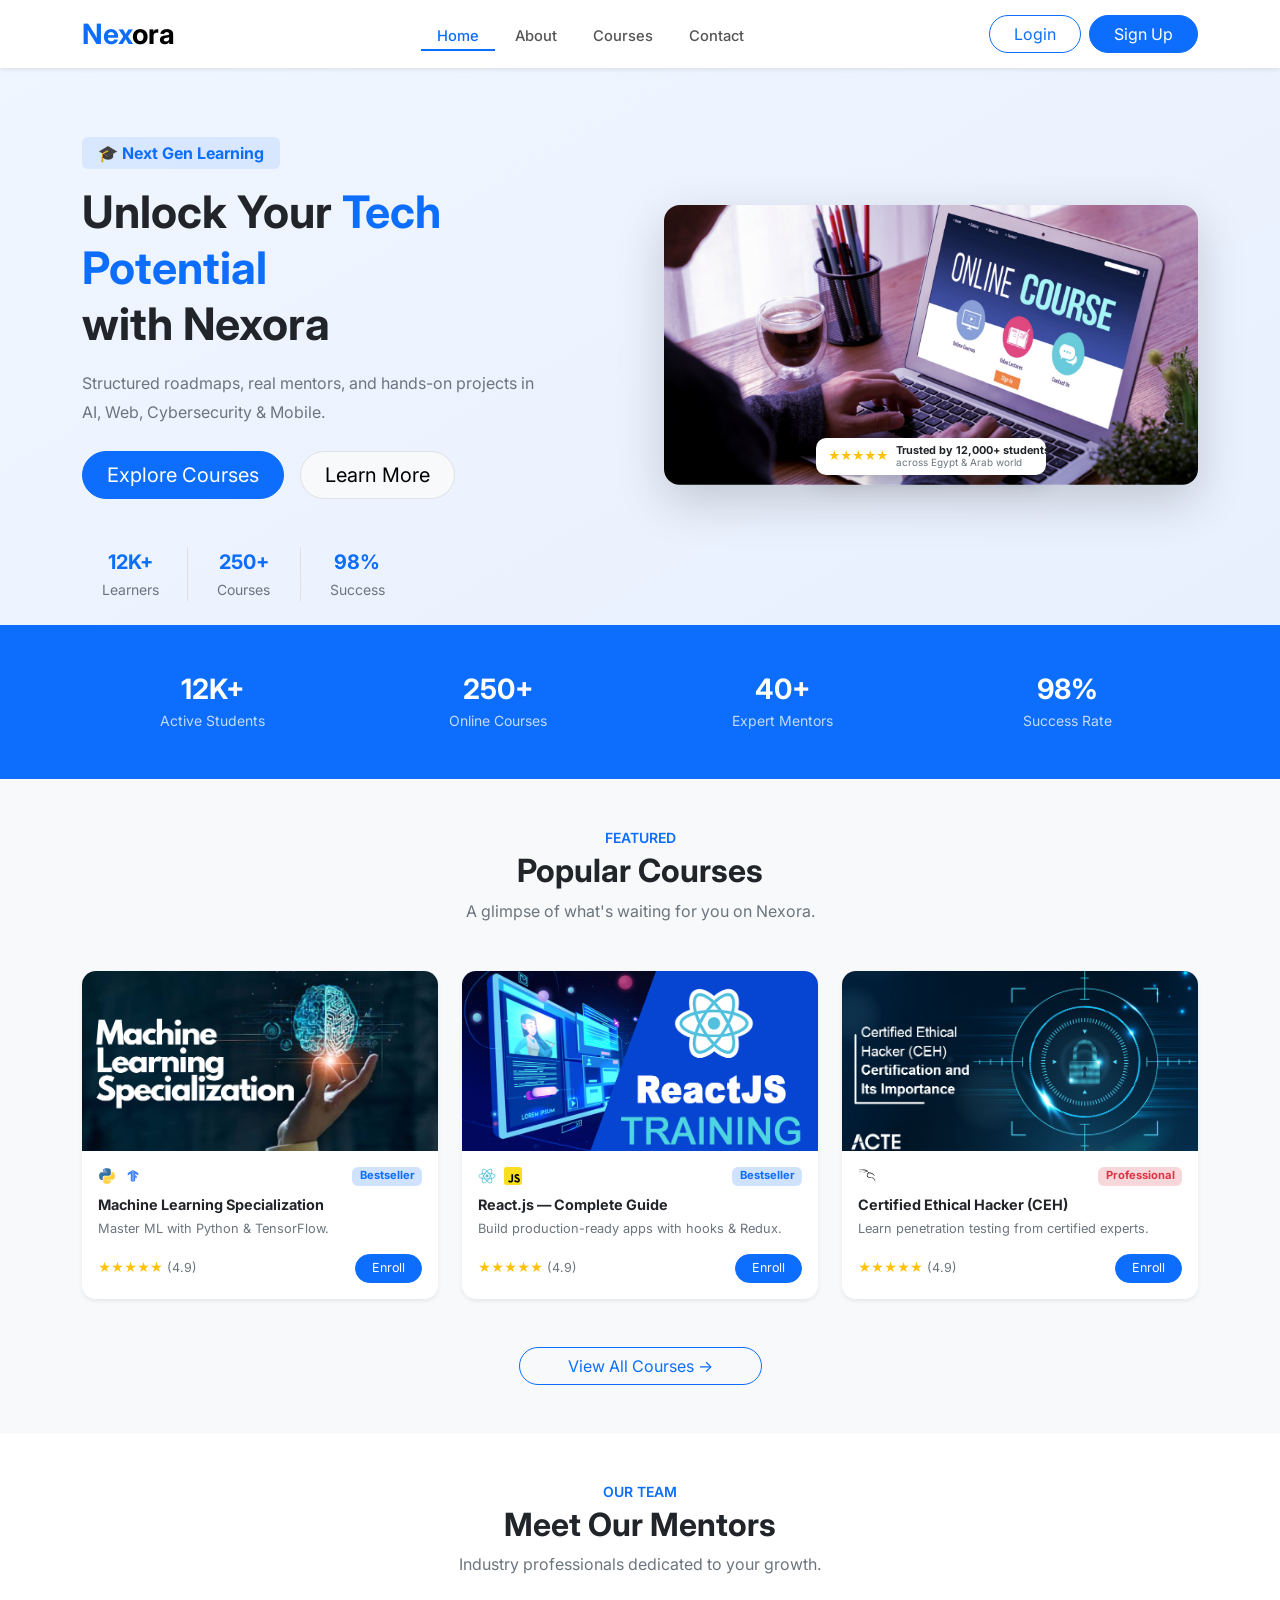
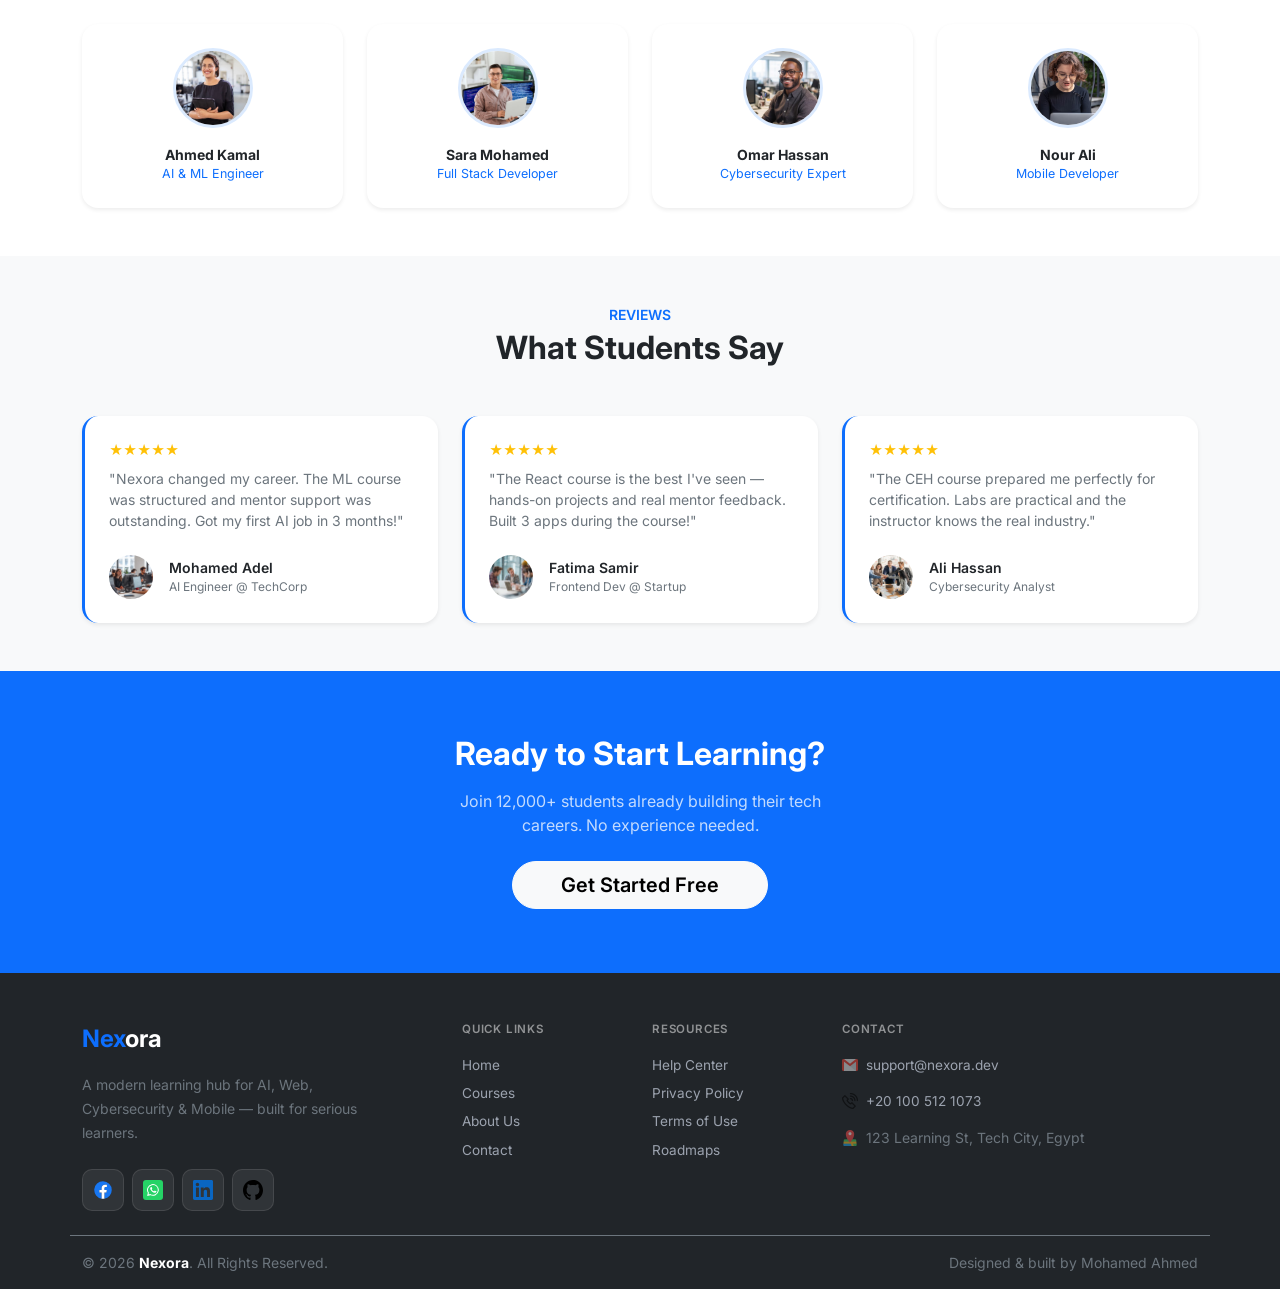
<file: index.html>
<!DOCTYPE html>
<html lang="en">
<head>
  <meta charset="UTF-8">
  <meta name="viewport" content="width=device-width, initial-scale=1.0">
  <title>Nexora — Digital Learning Hub</title>
  <link rel="icon" href="./assets/images/logos/online-learning.png" type="image/png">
  <link rel="stylesheet" href="./assets/css/bootstrap.min.css">
  <link rel="stylesheet" href="./assets/css/style.css">
</head>

<body>

  <nav class="navbar navbar-expand-lg bg-white fixed-top shadow-sm">
    <div class="container">
      <a class="navbar-brand fw-bold fs-3" href="./index.html"><span class="text-primary">Nex</span>ora</a>
      <button class="navbar-toggler border-0" type="button" data-bs-toggle="collapse" data-bs-target="#nav">
        <span class="navbar-toggler-icon"></span>
      </button>
      <div class="collapse navbar-collapse" id="nav">
        <ul class="navbar-nav mx-auto gap-lg-1 mb-2 mb-lg-0">
          <li class="nav-item"><a class="nav-link px-3 active text-primary" href="./index.html">Home</a></li>
          <li class="nav-item"><a class="nav-link px-3" href="./about.html">About</a></li>
          <li class="nav-item"><a class="nav-link px-3" href="./courses.html">Courses</a></li>
          <li class="nav-item"><a class="nav-link px-3" href="./contact.html">Contact</a></li>
        </ul>
        <div class="d-flex gap-2 mt-3 mt-lg-0">
          <a href="./login.html" class="btn btn-outline-primary rounded-pill px-4">Login</a>
          <a href="./register.html" class="btn btn-primary rounded-pill px-4">Sign Up</a>
        </div>
      </div>
    </div>
  </nav>



  <section class="hero-section pt-5 mt-5 overflow-hidden">
    <div class="container">
      <div class="row align-items-center g-5 py-4">
        <div class="col-lg-6">
          <span class="badge bg-primary bg-opacity-10 text-primary px-3 py-2 mb-3 fs-6">🎓 Next Gen Learning</span>
          <h1 class="fw-bold lh-sm mb-3" style="font-size:clamp(1.9rem,4vw,2.8rem);">
            Unlock Your <span class="text-primary">Tech Potential</span><br>with Nexora
          </h1>
          <p class="text-secondary mb-4" style="max-width:460px;line-height:1.8;">
            Structured roadmaps, real mentors, and hands-on projects in AI, Web, Cybersecurity &amp; Mobile.
          </p>
          <div class="d-flex gap-3 flex-wrap mb-5">
            <a href="./courses.html" class="btn btn-primary btn-lg rounded-pill px-4">Explore Courses</a>
            <a href="./about.html" class="btn btn-light border btn-lg rounded-pill px-4">Learn More</a>
          </div>
          <div class="row g-3 text-center" style="max-width:340px;">
            <div class="col-4">
              <p class="fw-bold fs-5 text-primary mb-0">12K+</p>
              <small class="text-secondary">Learners</small>
            </div>
            <div class="col-4 border-start border-end">
              <p class="fw-bold fs-5 text-primary mb-0">250+</p>
              <small class="text-secondary">Courses</small>
            </div>
            <div class="col-4">
              <p class="fw-bold fs-5 text-primary mb-0">98%</p>
              <small class="text-secondary">Success</small>
            </div>
          </div>
        </div>

        <div class="col-lg-6 position-relative mt-lg-0 mt-4 text-center text-lg-start">

          <img src="assets/images/Hero/online-courses.png" class="img-fluid rounded-4 shadow-lg d-inline-block w-100"
            alt="Learn with Nexora" style="object-fit: cover;">

          <div class="trust-badge d-flex align-items-center gap-2 bg-white" style="position: absolute; 
              bottom: 10px; 
              left: 50%; 
              transform: translateX(-50%); 
              border-radius: 10px; 
              padding: 6px 12px; 
              max-width: 230px; 
              box-shadow: 0 8px 24px rgba(0,0,0,0.15);
              z-index: 5;">

            <span class="text-warning fw-bold" style="font-size: 0.75rem; letter-spacing: -1px;">★★★★★</span>
            <div class="m-0 p-0 text-start" style="line-height: 1.2;">
              <p class="m-0 fw-bold text-dark" style="font-size: 0.68rem;">Trusted by 12,000+ students</p>
              <p class="m-0 text-secondary" style="font-size: 0.62rem;">across Egypt &amp; Arab world</p>
            </div>
          </div>

        </div>
      </div>
    </div>
  </section>




  <section class="py-5 bg-primary text-white">
    <div class="container">
      <div class="row g-4 text-center">
        <div class="col-6 col-md-3">
          <h3 class="fw-bold mb-1">12K+</h3>
          <p class="opacity-75 small mb-0">Active Students</p>
        </div>
        <div class="col-6 col-md-3">
          <h3 class="fw-bold mb-1">250+</h3>
          <p class="opacity-75 small mb-0">Online Courses</p>
        </div>
        <div class="col-6 col-md-3">
          <h3 class="fw-bold mb-1">40+</h3>
          <p class="opacity-75 small mb-0">Expert Mentors</p>
        </div>
        <div class="col-6 col-md-3">
          <h3 class="fw-bold mb-1">98%</h3>
          <p class="opacity-75 small mb-0">Success Rate</p>
        </div>
      </div>
    </div>
  </section>

  <section class="py-5 bg-light">
    <div class="container">
      <div class="text-center mb-5">
        <p class="text-primary fw-semibold small text-uppercase mb-1">Featured</p>
        <h2 class="fw-bold mb-2">Popular Courses</h2>
        <p class="text-secondary" style="max-width:420px;margin:auto;">A glimpse of what's waiting for you on Nexora.
        </p>
      </div>
      <div class="row g-4">
        <div class="col-md-6 col-lg-4">
          <div class="card course-card h-100 border-0 shadow-sm">
            <img src="assets/images/courses/AI  Machine Learning Lab/Machine-Learning-Specialization.jpg"
              class="course-thumb w-100" alt="Machine Learning Specialization">
            <div class="card-body p-3">
              <div class="d-flex align-items-center gap-2 mb-2">
                <img src="assets/images/logos/python-svgrepo-com.svg" width="18" alt="Python">
                <img src="assets/images/logos/tensorflow-enterprise-svgrepo-com.svg" width="18" alt="TensorFlow">
                <span class="badge bg-primary-subtle text-primary ms-auto" style="font-size:.7rem;">Bestseller</span>
              </div>
              <p class="fw-bold mb-1 course-title" style="font-size:.9rem;">Machine Learning Specialization</p>
              <p class="text-secondary mb-3" style="font-size:.8rem;">Master ML with Python &amp; TensorFlow.</p>
              <div class="d-flex align-items-center justify-content-between">
                <span class="text-warning" style="font-size:.78rem;">★★★★★ <span
                    class="text-secondary">(4.9)</span></span>
                <a href="courses.html" class="btn btn-primary btn-sm rounded-pill px-3"
                  style="font-size:.78rem;">Enroll</a>
              </div>
            </div>
          </div>
        </div>
        <div class="col-md-6 col-lg-4">
          <div class="card course-card h-100 border-0 shadow-sm">
            <img src="assets/images/courses/Web Development Authority/best-react-js-training-institute-1.png"
              class="course-thumb w-100" alt="React.js Complete Guide">
            <div class="card-body p-3">
              <div class="d-flex align-items-center gap-2 mb-2">
                <img src="assets/images/logos/react-svgrepo-com.svg" width="18" alt="React">
                <img src="assets/images/logos/javascript-svgrepo-com.svg" width="18" alt="JavaScript">
                <span class="badge bg-primary-subtle text-primary ms-auto" style="font-size:.7rem;">Bestseller</span>
              </div>
              <p class="fw-bold mb-1 course-title" style="font-size:.9rem;">React.js — Complete Guide</p>
              <p class="text-secondary mb-3" style="font-size:.8rem;">Build production-ready apps with hooks &amp;
                Redux.</p>
              <div class="d-flex align-items-center justify-content-between">
                <span class="text-warning" style="font-size:.78rem;">★★★★★ <span
                    class="text-secondary">(4.9)</span></span>
                <a href="courses.html" class="btn btn-primary btn-sm rounded-pill px-3"
                  style="font-size:.78rem;">Enroll</a>
              </div>
            </div>
          </div>
        </div>
        <div class="col-md-6 col-lg-4">
          <div class="card course-card h-100 border-0 shadow-sm">
            <img src="assets/images/courses/Cybersecurity Shield/Certified-Ethical-Hacker-CEH.jpg"
              class="course-thumb w-100" alt="Certified Ethical Hacker">
            <div class="card-body p-3">
              <div class="d-flex align-items-center gap-2 mb-2">
                <img src="assets/images/logos/kalilinux-svgrepo-com.svg" width="18" alt="Kali Linux">
                <span class="badge bg-danger-subtle text-danger ms-auto" style="font-size:.7rem;">Professional</span>
              </div>
              <p class="fw-bold mb-1 course-title" style="font-size:.9rem;">Certified Ethical Hacker (CEH)</p>
              <p class="text-secondary mb-3" style="font-size:.8rem;">Learn penetration testing from certified experts.
              </p>
              <div class="d-flex align-items-center justify-content-between">
                <span class="text-warning" style="font-size:.78rem;">★★★★★ <span
                    class="text-secondary">(4.9)</span></span>
                <a href="courses.html" class="btn btn-primary btn-sm rounded-pill px-3"
                  style="font-size:.78rem;">Enroll</a>
              </div>
            </div>
          </div>
        </div>
      </div>
      <div class="text-center mt-5">
        <a href="courses.html" class="btn btn-outline-primary rounded-pill px-5">View All Courses →</a>
      </div>
    </div>
  </section>

  <section class="py-5 bg-white">
    <div class="container">
      <div class="text-center mb-5">
        <p class="text-primary fw-semibold small text-uppercase mb-1">Our Team</p>
        <h2 class="fw-bold mb-2">Meet Our Mentors</h2>
        <p class="text-secondary" style="max-width:400px;margin:auto;">Industry professionals dedicated to your growth.
        </p>
      </div>
      <div class="row g-4 justify-content-center">
        <div class="col-6 col-md-3">
          <div class="card border-0 shadow-sm rounded-4 p-4 text-center h-100">
            <img src="assets/images/intructors/instructor_1.jpg" width="80" height="80"
              class="rounded-circle mx-auto mb-3 d-block" style="object-fit:cover;border:3px solid #dbeafe;"
              alt="Ahmed Kamal">
            <p class="fw-bold mb-0 small">Ahmed Kamal</p>
            <p class="text-primary mb-0" style="font-size:.78rem;">AI &amp; ML Engineer</p>
          </div>
        </div>
        <div class="col-6 col-md-3">
          <div class="card border-0 shadow-sm rounded-4 p-4 text-center h-100">
            <img src="assets/images/intructors/instructor_2.jpg" width="80" height="80"
              class="rounded-circle mx-auto mb-3 d-block" style="object-fit:cover;border:3px solid #dbeafe;"
              alt="Sara Mohamed">
            <p class="fw-bold mb-0 small">Sara Mohamed</p>
            <p class="text-primary mb-0" style="font-size:.78rem;">Full Stack Developer</p>
          </div>
        </div>
        <div class="col-6 col-md-3">
          <div class="card border-0 shadow-sm rounded-4 p-4 text-center h-100">
            <img src="assets/images/intructors/instructor_3.jpg" width="80" height="80"
              class="rounded-circle mx-auto mb-3 d-block" style="object-fit:cover;border:3px solid #dbeafe;"
              alt="Omar Hassan">
            <p class="fw-bold mb-0 small">Omar Hassan</p>
            <p class="text-primary mb-0" style="font-size:.78rem;">Cybersecurity Expert</p>
          </div>
        </div>
        <div class="col-6 col-md-3">
          <div class="card border-0 shadow-sm rounded-4 p-4 text-center h-100">
            <img src="assets/images/intructors/instructor_4.jpg" width="80" height="80"
              class="rounded-circle mx-auto mb-3 d-block" style="object-fit:cover;border:3px solid #dbeafe;"
              alt="Nour Ali">
            <p class="fw-bold mb-0 small">Nour Ali</p>
            <p class="text-primary mb-0" style="font-size:.78rem;">Mobile Developer</p>
          </div>
        </div>
      </div>
    </div>
  </section>

  <section class="py-5 bg-light">
    <div class="container">
      <div class="text-center mb-5">
        <p class="text-primary fw-semibold small text-uppercase mb-1">Reviews</p>
        <h2 class="fw-bold mb-2">What Students Say</h2>
      </div>
      <div class="row g-4">
        <div class="col-md-6 col-lg-4">
          <div class="card border-0 shadow-sm rounded-4 p-4 h-100" style="border-left:3px solid #0d6efd!important;">
            <p class="text-warning mb-2" style="font-size:.85rem;">★★★★★</p>
            <p class="text-secondary small mb-4">"Nexora changed my career. The ML course was structured and mentor
              support was outstanding. Got my first AI job in 3 months!"</p>
            <div class="d-flex align-items-center gap-3 mt-auto">
              <img src="assets/images/testimonials/testimonial-1.jpg" width="44" height="44" class="rounded-circle"
                style="object-fit:cover;" alt="Mohamed Adel">
              <div>
                <p class="fw-semibold mb-0 small">Mohamed Adel</p>
                <p class="text-secondary mb-0" style="font-size:.75rem;">AI Engineer @ TechCorp</p>
              </div>
            </div>
          </div>
        </div>
        <div class="col-md-6 col-lg-4">
          <div class="card border-0 shadow-sm rounded-4 p-4 h-100" style="border-left:3px solid #0d6efd!important;">
            <p class="text-warning mb-2" style="font-size:.85rem;">★★★★★</p>
            <p class="text-secondary small mb-4">"The React course is the best I've seen — hands-on projects and real
              mentor feedback. Built 3 apps during the course!"</p>
            <div class="d-flex align-items-center gap-3 mt-auto">
              <img src="assets/images/testimonials/testimonial-2.jpg" width="44" height="44" class="rounded-circle"
                style="object-fit:cover;" alt="Fatima Samir">
              <div>
                <p class="fw-semibold mb-0 small">Fatima Samir</p>
                <p class="text-secondary mb-0" style="font-size:.75rem;">Frontend Dev @ Startup</p>
              </div>
            </div>
          </div>
        </div>
        <div class="col-md-6 col-lg-4">
          <div class="card border-0 shadow-sm rounded-4 p-4 h-100" style="border-left:3px solid #0d6efd!important;">
            <p class="text-warning mb-2" style="font-size:.85rem;">★★★★★</p>
            <p class="text-secondary small mb-4">"The CEH course prepared me perfectly for certification. Labs are
              practical and the instructor knows the real industry."</p>
            <div class="d-flex align-items-center gap-3 mt-auto">
              <img src="assets/images/testimonials/testimonial-3.jpg" width="44" height="44" class="rounded-circle"
                style="object-fit:cover;" alt="Ali Hassan">
              <div>
                <p class="fw-semibold mb-0 small">Ali Hassan</p>
                <p class="text-secondary mb-0" style="font-size:.75rem;">Cybersecurity Analyst</p>
              </div>
            </div>
          </div>
        </div>
      </div>
    </div>
  </section>

  <section class="py-5 bg-primary text-white text-center">
    <div class="container py-3">
      <h2 class="fw-bold mb-3">Ready to Start Learning?</h2>
      <p class="opacity-75 mb-4 mx-auto" style="max-width:420px;">Join 12,000+ students already building their tech
        careers. No experience needed.</p>
      <a href="register.html" class="btn btn-light btn-lg rounded-pill px-5 fw-semibold">Get Started Free</a>
    </div>
  </section>

  <footer class="bg-dark pt-5 pb-3">
    <div class="container">
      <div class="row gy-4 pb-4 border-bottom border-secondary">

        <div class="col-lg-4">
          <a href="index.html" class="text-decoration-none d-inline-block mb-3">
            <span class="fw-bold fs-4 text-primary">Nex</span><span class="fw-bold fs-4 text-white">ora</span>
          </a>
          <p class="text-secondary small mb-4" style="line-height:1.7;max-width:300px;">A modern learning hub for AI,
            Web, Cybersecurity &amp; Mobile — built for serious learners.</p>
          <div class="d-flex gap-2">
            <a href="https://www.facebook.com/share/18CGtkkXQE/" target="_blank" rel="noopener" class="social-icon"><img
                src="assets/images/logos/facebook-svgrepo-com.svg" alt="Facebook"></a>
            <a href="https://wa.me/201005121073" target="_blank" rel="noopener" class="social-icon"><img
                src="assets/images/logos/whatsapp-svgrepo-com.svg" alt="WhatsApp"></a>
            <a href="https://www.linkedin.com/in/mohamed-ahmed73" target="_blank" rel="noopener"
              class="social-icon"><img src="assets/images/logos/linkedin-icon-svgrepo-com.svg" alt="LinkedIn"></a>
            <a href="https://github.com/Mohamed-Ahmed-devhub" target="_blank" rel="noopener" class="social-icon"><img
                src="assets/images/logos/github-142-svgrepo-com.svg" alt="GitHub"></a>
          </div>
        </div>


        <div class="col-6 col-lg-2">
          <p class="text-white-50 text-uppercase fw-semibold mb-3" style="font-size:.72rem;letter-spacing:.07em;">Quick
            Links</p>
          <a href="index.html" class="footer-link">Home</a>
          <a href="courses.html" class="footer-link">Courses</a>
          <a href="about.html" class="footer-link">About Us</a>
          <a href="contact.html" class="footer-link">Contact</a>
        </div>

        <div class="col-6 col-lg-2">
          <p class="text-white-50 text-uppercase fw-semibold mb-3" style="font-size:.72rem;letter-spacing:.07em;">
            Resources</p>
          <a href="#" class="footer-link">Help Center</a>
          <a href="#" class="footer-link">Privacy Policy</a>
          <a href="#" class="footer-link">Terms of Use</a>
          <a href="#" class="footer-link">Roadmaps</a>
        </div>

        <div class="col-lg-4">
          <p class="text-white-50 text-uppercase fw-semibold mb-3" style="font-size:.72rem;letter-spacing:.07em;">
            Contact</p>
          <div class="d-flex align-items-center gap-2 mb-3">
            <img src="assets/images/logos/gmail.png" width="16" class="opacity-50" alt="Email">
            <a href="mailto:support@nexora.dev" class="footer-link mb-0">support@nexora.dev</a>
          </div>
          <div class="d-flex align-items-center gap-2 mb-3">
            <img src="assets/images/logos/telephone.png" width="16" class="opacity-50" alt="Phone">
            <a href="https://wa.me/201005121073" target="_blank" class="footer-link mb-0">+20 100 512 1073</a>
          </div>
          <div class="d-flex align-items-center gap-2">
            <img src="assets/images/logos/location-pin.png" width="16" class="opacity-50" alt="Location">
            <span class="text-secondary small">123 Learning St, Tech City, Egypt</span>
          </div>
        </div>

      </div>
      <div class="pt-3 d-flex flex-column flex-md-row justify-content-between gap-2">
        <p class="text-secondary small mb-0">© 2026 <strong class="text-white">Nexora</strong>. All Rights Reserved.</p>
        <p class="text-secondary small mb-0">Designed &amp; built by Mohamed Ahmed</p>
      </div>
    </div>
  </footer>

  <script src="assets/js/bootstrap.bundle.min.js"></script>
</body>

</html>
</file>
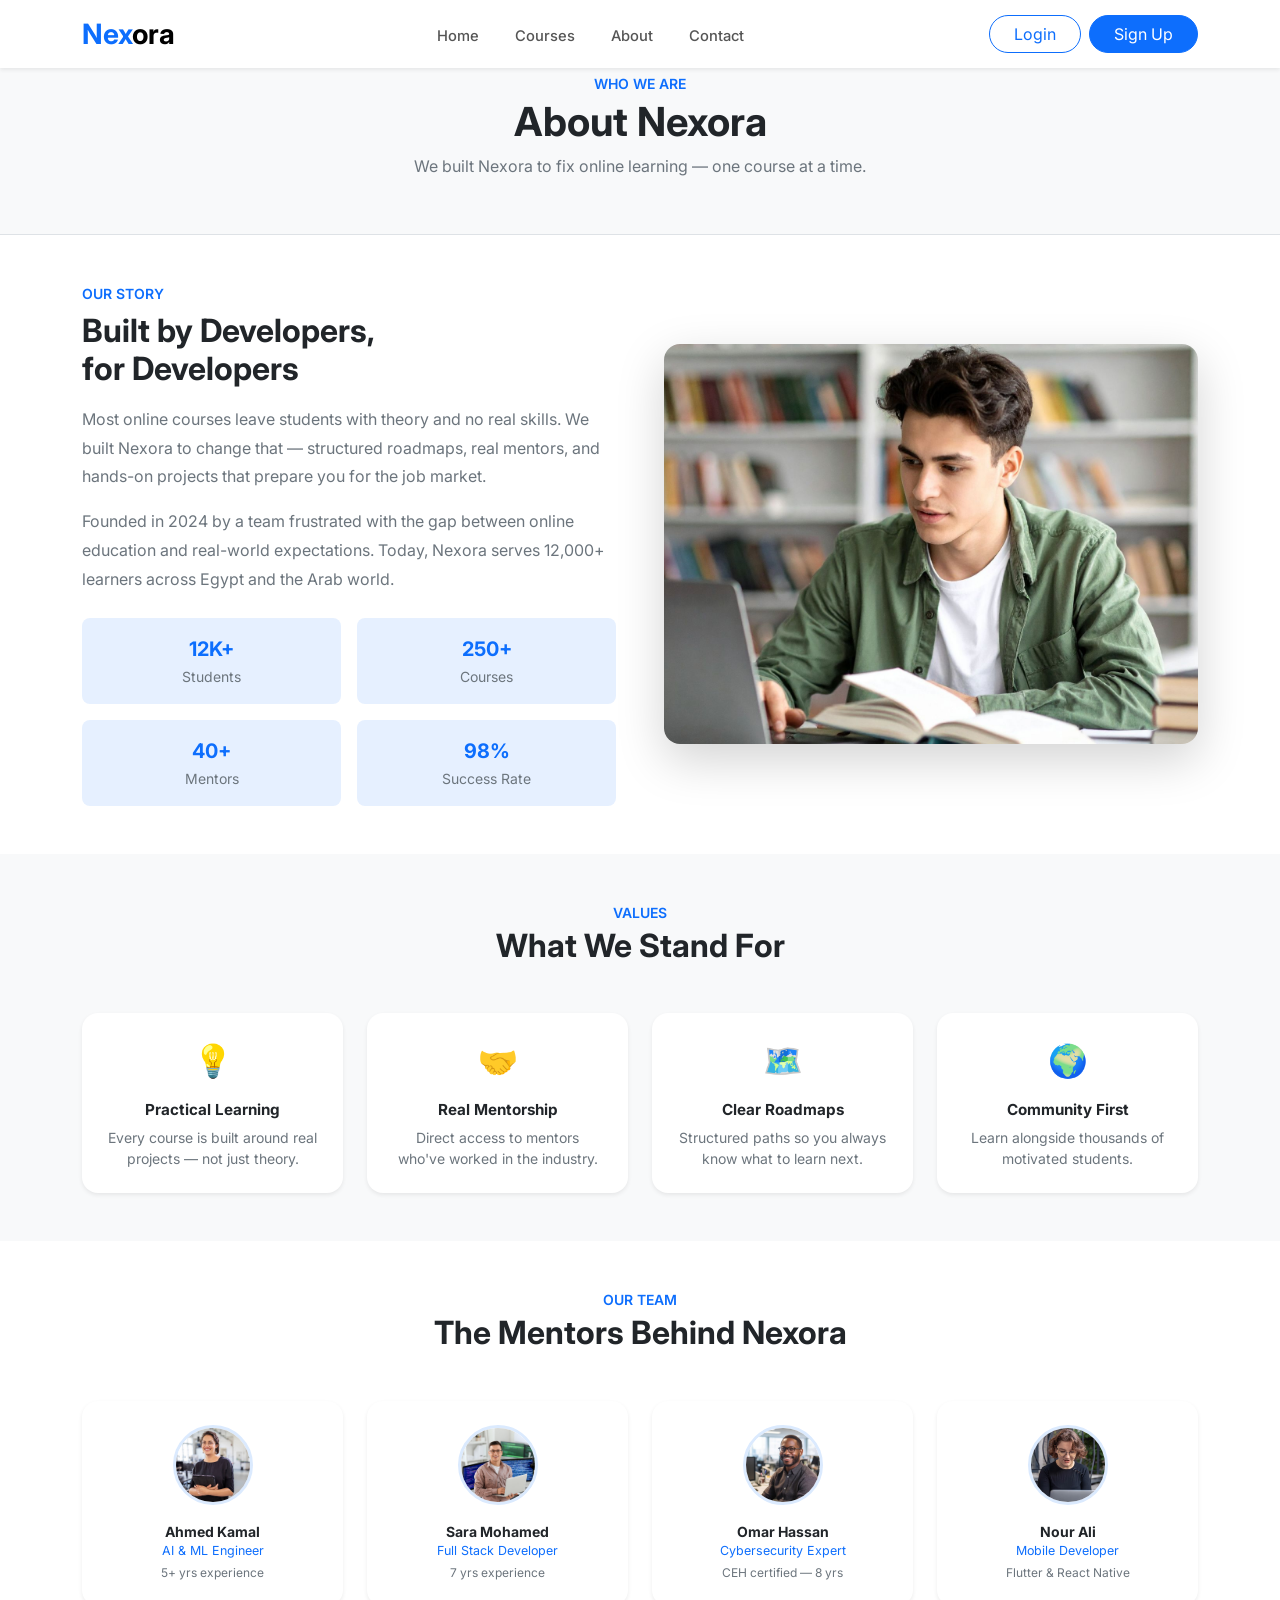
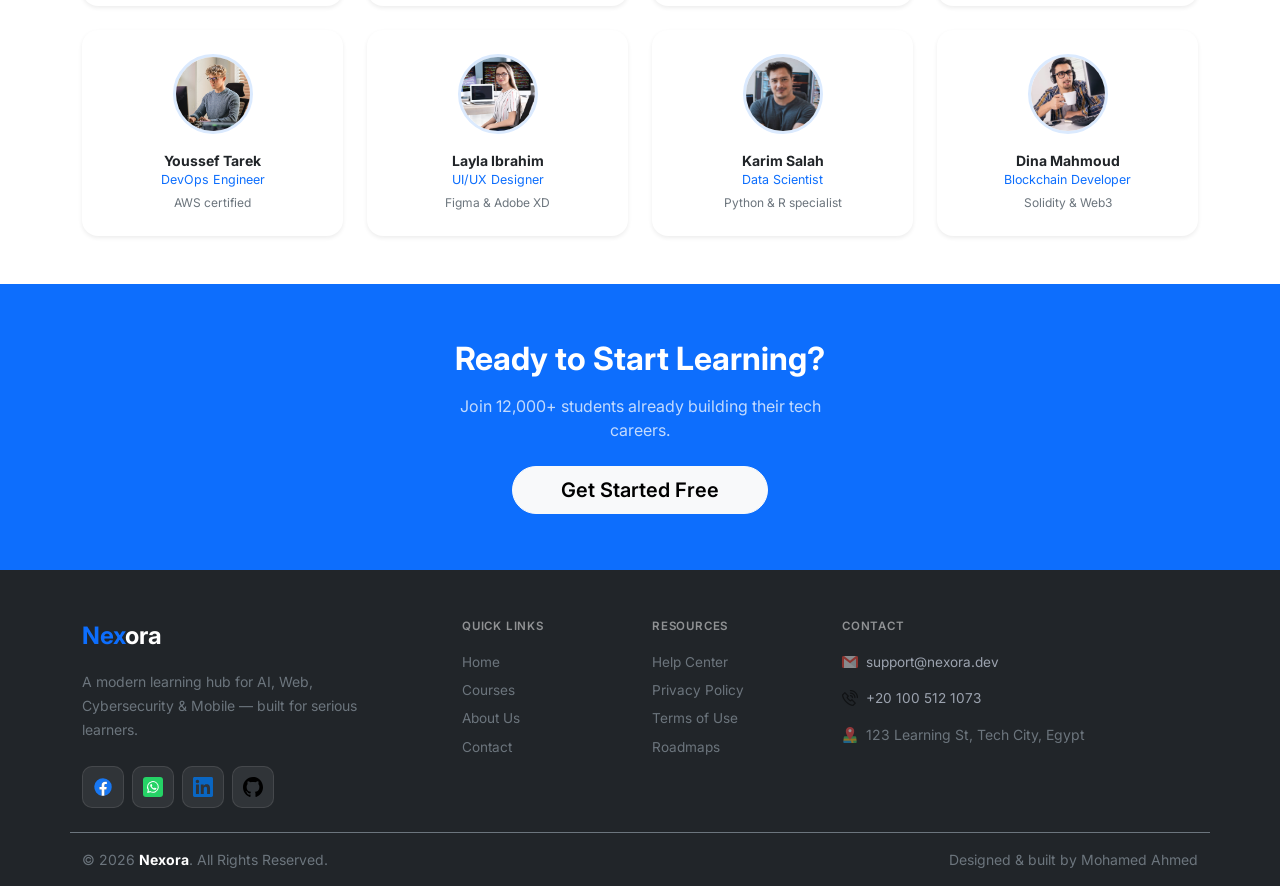
<file: about.html>
<!DOCTYPE html>
<html lang="en">

<head>
  <meta charset="UTF-8">
  <meta name="viewport" content="width=device-width, initial-scale=1.0">
  <title>About — Nexora</title>
  
  <link rel="icon" href="./assets/icons/online-learning.png" type="image/png">
  <link rel="stylesheet" href="./assets/css/bootstrap.min.css">
  <link rel="stylesheet" href="./assets/css/style.css">
</head>

<body class="fixed-nav-page">
  <nav class="navbar navbar-expand-lg bg-white fixed-top shadow-sm">
    <div class="container">
      <a class="navbar-brand fw-bold fs-3" href="./index.html"><span class="text-primary">Nex</span>ora</a>
      <button class="navbar-toggler border-0" type="button" data-bs-toggle="collapse" data-bs-target="#nav">
        <span class="navbar-toggler-icon"></span>
      </button>
      <div class="collapse navbar-collapse" id="nav">
        <ul class="navbar-nav mx-auto gap-lg-1 mb-2 mb-lg-0">
          <li class="nav-item"><a class="nav-link px-3" href="./index.html">Home</a></li>
          <li class="nav-item"><a class="nav-link px-3" href="./courses.html">Courses</a></li>
          <li class="nav-item"><a class="nav-link px-3" href="./about.html">About</a></li>
          <li class="nav-item"><a class="nav-link px-3" href="./contact.html">Contact</a></li>
        </ul>
        <div class="d-flex gap-2 mt-3 mt-lg-0">
          <a href="./login.html" class="btn btn-outline-primary rounded-pill px-4">Login</a>
          <a href="./register.html" class="btn btn-primary rounded-pill px-4">Sign Up</a>
        </div>
      </div>
    </div>
  </nav>

  <div class="py-5 bg-light border-bottom text-center">
    <div class="container py-2">
      <p class="text-primary fw-semibold small text-uppercase mb-1">Who We Are</p>
      <h1 class="fw-bold mb-2">About Nexora</h1>
      <p class="text-secondary mb-0" style="max-width:460px;margin:auto;">We built Nexora to fix online learning — one course at a time.</p>
    </div>
  </div>

  <section class="py-5 bg-white">
    <div class="container">
      <div class="row align-items-center g-5">
        <div class="col-lg-6">
          <p class="text-primary fw-semibold small text-uppercase mb-2">Our Story</p>
          <h2 class="fw-bold mb-3">Built by Developers,<br>for Developers</h2>
          <p class="text-secondary mb-3" style="line-height:1.8;">Most online courses leave students with theory and no real skills. We built Nexora to change that — structured roadmaps, real mentors, and hands-on projects that prepare you for the job market.</p>
          <p class="text-secondary mb-4" style="line-height:1.8;">Founded in 2024 by a team frustrated with the gap between online education and real-world expectations. Today, Nexora serves 12,000+ learners across Egypt and the Arab world.</p>
          
          <div class="row g-3 text-center">
            <div class="col-6">
              <div class="rounded-3 p-3 bg-primary bg-opacity-10">
                <p class="fw-bold fs-5 text-primary mb-0">12K+</p><small class="text-secondary">Students</small>
              </div>
            </div>
            <div class="col-6">
              <div class="rounded-3 p-3 bg-primary bg-opacity-10">
                <p class="fw-bold fs-5 text-primary mb-0">250+</p><small class="text-secondary">Courses</small>
              </div>
            </div>
            <div class="col-6">
              <div class="rounded-3 p-3 bg-primary bg-opacity-10">
                <p class="fw-bold fs-5 text-primary mb-0">40+</p><small class="text-secondary">Mentors</small>
              </div>
            </div>
            <div class="col-6">
              <div class="rounded-3 p-3 bg-primary bg-opacity-10">
                <p class="fw-bold fs-5 text-primary mb-0">98%</p><small class="text-secondary">Success Rate</small>
              </div>
            </div>
          </div>
        </div>
        <div class="col-lg-6">
          <img src="./assets/images/Hero/Hero_2.jpg" class="img-fluid rounded-4 shadow-lg w-100" style="height:400px;object-fit:cover;" alt="About Nexora">
        </div>
      </div>
    </div>
  </section>

  <section class="py-5 bg-light">
    <div class="container">
      <div class="text-center mb-5">
        <p class="text-primary fw-semibold small text-uppercase mb-1">Values</p>
        <h2 class="fw-bold">What We Stand For</h2>
      </div>
      <div class="row g-4 text-center">
        <div class="col-md-6 col-lg-3">
          <div class="card border-0 shadow-sm rounded-4 p-4 h-100">
            <div class="fs-2 mb-3">💡</div>
            <h5 class="fw-bold mb-2" style="font-size:.95rem;">Practical Learning</h5>
            <p class="text-secondary small mb-0">Every course is built around real projects — not just theory.</p>
          </div>
        </div>
        <div class="col-md-6 col-lg-3">
          <div class="card border-0 shadow-sm rounded-4 p-4 h-100">
            <div class="fs-2 mb-3">🤝</div>
            <h5 class="fw-bold mb-2" style="font-size:.95rem;">Real Mentorship</h5>
            <p class="text-secondary small mb-0">Direct access to mentors who've worked in the industry.</p>
          </div>
        </div>
        <div class="col-md-6 col-lg-3">
          <div class="card border-0 shadow-sm rounded-4 p-4 h-100">
            <div class="fs-2 mb-3">🗺️</div>
            <h5 class="fw-bold mb-2" style="font-size:.95rem;">Clear Roadmaps</h5>
            <p class="text-secondary small mb-0">Structured paths so you always know what to learn next.</p>
          </div>
        </div>
        <div class="col-md-6 col-lg-3">
          <div class="card border-0 shadow-sm rounded-4 p-4 h-100">
            <div class="fs-2 mb-3">🌍</div>
            <h5 class="fw-bold mb-2" style="font-size:.95rem;">Community First</h5>
            <p class="text-secondary small mb-0">Learn alongside thousands of motivated students.</p>
          </div>
        </div>
      </div>
    </div>
  </section>

  <section class="py-5 bg-white">
    <div class="container">
      <div class="text-center mb-5">
        <p class="text-primary fw-semibold small text-uppercase mb-1">Our Team</p>
        <h2 class="fw-bold">The Mentors Behind Nexora</h2>
      </div>
      <div class="row g-4">
        <div class="col-6 col-md-4 col-lg-3">
          <div class="card border-0 shadow-sm rounded-4 p-4 text-center h-100">
            <img src="./assets/images/intructors/instructor_1.jpg" width="80" height="80" class="rounded-circle mx-auto mb-3 d-block" style="object-fit:cover;border:3px solid #dbeafe;" alt="">
            <p class="fw-bold mb-0 small">Ahmed Kamal</p>
            <p class="text-primary mb-1" style="font-size:.78rem;">AI &amp; ML Engineer</p>
            <p class="text-secondary mb-0" style="font-size:.75rem;">5+ yrs experience</p>
          </div>
        </div>
        <div class="col-6 col-md-4 col-lg-3">
          <div class="card border-0 shadow-sm rounded-4 p-4 text-center h-100">
            <img src="./assets/images/intructors/instructor_2.jpg" width="80" height="80" class="rounded-circle mx-auto mb-3 d-block" style="object-fit:cover;border:3px solid #dbeafe;" alt="">
            <p class="fw-bold mb-0 small">Sara Mohamed</p>
            <p class="text-primary mb-1" style="font-size:.78rem;">Full Stack Developer</p>
            <p class="text-secondary mb-0" style="font-size:.75rem;">7 yrs experience</p>
          </div>
        </div>
        <div class="col-6 col-md-4 col-lg-3">
          <div class="card border-0 shadow-sm rounded-4 p-4 text-center h-100">
            <img src="./assets/images/intructors/instructor_3.jpg" width="80" height="80" class="rounded-circle mx-auto mb-3 d-block" style="object-fit:cover;border:3px solid #dbeafe;" alt="">
            <p class="fw-bold mb-0 small">Omar Hassan</p>
            <p class="text-primary mb-1" style="font-size:.78rem;">Cybersecurity Expert</p>
            <p class="text-secondary mb-0" style="font-size:.75rem;">CEH certified — 8 yrs</p>
          </div>
        </div>
        <div class="col-6 col-md-4 col-lg-3">
          <div class="card border-0 shadow-sm rounded-4 p-4 text-center h-100">
            <img src="./assets/images/intructors/instructor_4.jpg" width="80" height="80" class="rounded-circle mx-auto mb-3 d-block" style="object-fit:cover;border:3px solid #dbeafe;" alt="">
            <p class="fw-bold mb-0 small">Nour Ali</p>
            <p class="text-primary mb-1" style="font-size:.78rem;">Mobile Developer</p>
            <p class="text-secondary mb-0" style="font-size:.75rem;">Flutter &amp; React Native</p>
          </div>
        </div>
        <div class="col-6 col-md-4 col-lg-3">
          <div class="card border-0 shadow-sm rounded-4 p-4 text-center h-100">
            <img src="./assets/images/intructors/instructor_5.jpg" width="80" height="80" class="rounded-circle mx-auto mb-3 d-block" style="object-fit:cover;border:3px solid #dbeafe;" alt="">
            <p class="fw-bold mb-0 small">Youssef Tarek</p>
            <p class="text-primary mb-1" style="font-size:.78rem;">DevOps Engineer</p>
            <p class="text-secondary mb-0" style="font-size:.75rem;">AWS certified</p>
          </div>
        </div>
        <div class="col-6 col-md-4 col-lg-3">
          <div class="card border-0 shadow-sm rounded-4 p-4 text-center h-100">
            <img src="./assets/images/intructors/instructor_6.jpg" width="80" height="80" class="rounded-circle mx-auto mb-3 d-block" style="object-fit:cover;border:3px solid #dbeafe;" alt="">
            <p class="fw-bold mb-0 small">Layla Ibrahim</p>
            <p class="text-primary mb-1" style="font-size:.78rem;">UI/UX Designer</p>
            <p class="text-secondary mb-0" style="font-size:.75rem;">Figma &amp; Adobe XD</p>
          </div>
        </div>
        <div class="col-6 col-md-4 col-lg-3">
          <div class="card border-0 shadow-sm rounded-4 p-4 text-center h-100">
            <img src="./assets/images/intructors/instructor_7.jpg" width="80" height="80" class="rounded-circle mx-auto mb-3 d-block" style="object-fit:cover;border:3px solid #dbeafe;" alt="">
            <p class="fw-bold mb-0 small">Karim Salah</p>
            <p class="text-primary mb-1" style="font-size:.78rem;">Data Scientist</p>
            <p class="text-secondary mb-0" style="font-size:.75rem;">Python &amp; R specialist</p>
          </div>
        </div>
        <div class="col-6 col-md-4 col-lg-3">
          <div class="card border-0 shadow-sm rounded-4 p-4 text-center h-100">
            <img src="./assets/images/intructors/instructor_8.jpg" width="80" height="80" class="rounded-circle mx-auto mb-3 d-block" style="object-fit:cover;border:3px solid #dbeafe;" alt="">
            <p class="fw-bold mb-0 small">Dina Mahmoud</p>
            <p class="text-primary mb-1" style="font-size:.78rem;">Blockchain Developer</p>
            <p class="text-secondary mb-0" style="font-size:.75rem;">Solidity &amp; Web3</p>
          </div>
        </div>
      </div>
    </div>
  </section>

  <section class="py-5 bg-primary text-white text-center">
    <div class="container py-2">
      <h2 class="fw-bold mb-3">Ready to Start Learning?</h2>
      <p class="opacity-75 mb-4 mx-auto" style="max-width:400px;">Join 12,000+ students already building their tech careers.</p>
      <a href="./register.html" class="btn btn-light btn-lg rounded-pill px-5 fw-semibold">Get Started Free</a>
    </div>
  </section>

  <footer class="bg-dark pt-5 pb-3">
    <div class="container">
      <div class="row gy-4 pb-4 border-bottom border-secondary">
        <div class="col-lg-4">
          <a href="./index.html" class="text-decoration-none d-inline-block mb-3">
            <span class="fw-bold fs-4 text-primary">Nex</span><span class="fw-bold fs-4 text-white">ora</span>
          </a>
          <p class="text-secondary small mb-4" style="line-height:1.7;max-width:300px;">A modern learning hub for AI, Web, Cybersecurity &amp; Mobile — built for serious learners.</p>
          <div class="d-flex gap-2">
            <a href="https://www.facebook.com/share/18CGtkkXQE/" target="_blank" rel="noopener" class="social-icon"><img src="./assets/images/logos/facebook-svgrepo-com.svg" alt="Facebook"></a>
            <a href="https://wa.me/201005121073" target="_blank" rel="noopener" class="social-icon"><img src="./assets/images/logos/whatsapp-svgrepo-com.svg" alt="WhatsApp"></a>
            <a href="https://www.linkedin.com/in/mohamed-ahmed73" target="_blank" rel="noopener" class="social-icon"><img src="./assets/images/logos/linkedin-icon-svgrepo-com.svg" alt="LinkedIn"></a>
            <a href="https://github.com/Mohamed-Ahmed-devhub" target="_blank" rel="noopener" class="social-icon"><img src="./assets/images/logos/github-142-svgrepo-com.svg" alt="GitHub"></a>
          </div>
        </div>

        <div class="col-6 col-lg-2">
          <p class="text-white-50 text-uppercase fw-semibold mb-3" style="font-size:.72rem;letter-spacing:.07em;">Quick Links</p>
          <a href="./index.html" class="footer-link d-block text-secondary text-decoration-none small mb-2">Home</a>
          <a href="./courses.html" class="footer-link d-block text-secondary text-decoration-none small mb-2">Courses</a>
          <a href="./about.html" class="footer-link d-block text-secondary text-decoration-none small mb-2">About Us</a>
          <a href="./contact.html" class="footer-link d-block text-secondary text-decoration-none small mb-2">Contact</a>
        </div>

        <div class="col-6 col-lg-2">
          <p class="text-white-50 text-uppercase fw-semibold mb-3" style="font-size:.72rem;letter-spacing:.07em;">Resources</p>
          <a href="#" class="footer-link d-block text-secondary text-decoration-none small mb-2">Help Center</a>
          <a href="#" class="footer-link d-block text-secondary text-decoration-none small mb-2">Privacy Policy</a>
          <a href="#" class="footer-link d-block text-secondary text-decoration-none small mb-2">Terms of Use</a>
          <a href="#" class="footer-link d-block text-secondary text-decoration-none small mb-2">Roadmaps</a>
        </div>

        <div class="col-lg-4">
          <p class="text-white-50 text-uppercase fw-semibold mb-3" style="font-size:.72rem;letter-spacing:.07em;">Contact</p>
          <div class="d-flex align-items-center gap-2 mb-3">
            <img src="./assets/images/logos/gmail.png" width="16" class="opacity-50" alt="Email">
            <a href="mailto:support@nexora.dev" class="footer-link mb-0">support@nexora.dev</a>
          </div>
          <div class="d-flex align-items-center gap-2 mb-3">
            <img src="./assets/images/logos/telephone.png" width="16" class="opacity-50" alt="Phone">
            <a href="https://wa.me/201005121073" target="_blank" class="footer-link mb-0">+20 100 512 1073</a>
          </div>
          <div class="d-flex align-items-center gap-2">
            <img src="./assets/images/logos/location-pin.png" width="16" class="opacity-50" alt="Location">
            <span class="text-secondary small">123 Learning St, Tech City, Egypt</span>
          </div>
        </div>
      </div>
      
      <div class="pt-3 d-flex flex-column flex-md-row justify-content-between gap-2">
        <p class="text-secondary small mb-0">© 2026 <strong class="text-white">Nexora</strong>. All Rights Reserved.</p>
        <p class="text-secondary small mb-0">Designed &amp; built by Mohamed Ahmed</p>
      </div>
    </div>
  </footer>

  <script src="./assets/js/bootstrap.bundle.min.js"></script>
</body>

</html>
</file>
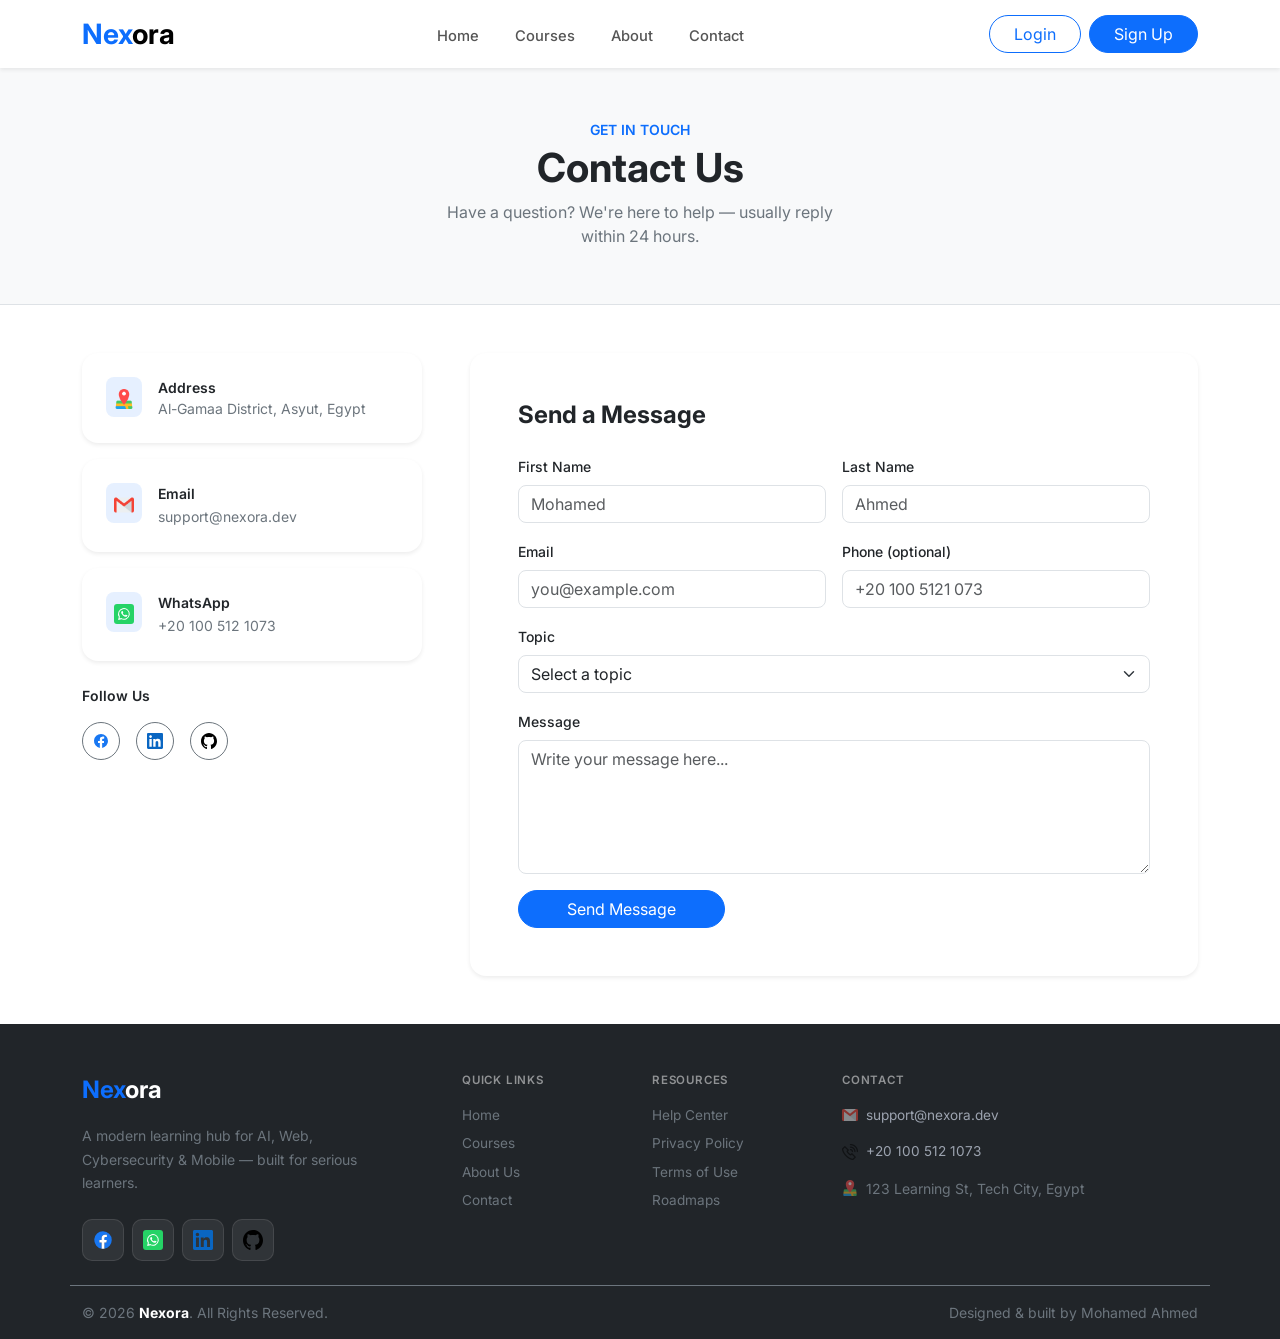
<file: contact.html>
<!DOCTYPE html>
<html lang="en">
<head>
  <meta charset="UTF-8">
  <meta name="viewport" content="width=device-width, initial-scale=1.0">
  <title>Contact — Nexora</title>
  <link rel="icon" href="../assets/icons/online-learning.png" type="image/png">
  <link rel="stylesheet" href="../assets/css/bootstrap.min.css">
  <link rel="stylesheet" href="../assets/css/style.css">
</head>

<body >
  <nav class="navbar navbar-expand-lg bg-white fixed-top shadow-sm ">
    <div class="container">
      <a class="navbar-brand fw-bold fs-3" href="../index.html"><span class="text-primary">Nex</span>ora</a>
      <button class="navbar-toggler border-0" type="button" data-bs-toggle="collapse" data-bs-target="#nav"><span
          class="navbar-toggler-icon"></span></button>
      <div class="collapse navbar-collapse" id="nav">
        <ul class="navbar-nav mx-auto gap-lg-1 mb-2 mb-lg-0">
          <li class="nav-item"><a class="nav-link px-3" href="../index.html">Home</a></li>
          <li class="nav-item"><a class="nav-link px-3" href="courses.html">Courses</a></li>
          <li class="nav-item"><a class="nav-link px-3" href="about.html">About</a></li>
          <li class="nav-item"><a class="nav-link px-3" href="contact.html">Contact</a></li>
        </ul>
        <div class="d-flex gap-2 mt-3 mt-lg-0">
          <a href="login.html" class="btn btn-outline-primary rounded-pill px-4">Login</a>
          <a href="register.html" class="btn btn-primary rounded-pill px-4">Sign Up</a>
        </div>
      </div>
    </div>
  </nav>

  <div class="py-5 bg-light border-bottom text-center" style="margin-top: 46px;">
    <div class="container py-2">
      <p class="text-primary fw-semibold small text-uppercase mb-1">Get In Touch</p>
      <h1 class="fw-bold mb-2">Contact Us</h1>
      <p class="text-secondary mb-0" style="max-width:420px;margin:auto;">Have a question? We're here to help — usually
        reply within 24 hours.</p>
    </div>
  </div>

  <section class="py-5 bg-white">
    <div class="container">
      <div class="row g-5">
        <div class="col-lg-4">
          <div class="card border-0 shadow-sm rounded-4 p-4 mb-3">
            <div class="d-flex align-items-start gap-3">
              <div class="rounded-3 p-2 bg-primary bg-opacity-10 flex-shrink-0">
                <img src="./assets/images/logos/location-pin.png" width="20" alt="Address">
              </div>
              <div>
                <p class="fw-semibold mb-0 small">Address</p>
                <p class="text-secondary small mb-0">Al-Gamaa District, Asyut, Egypt</p>
              </div>
            </div>
          </div>
          <div class="card border-0 shadow-sm rounded-4 p-4 mb-3">
            <div class="d-flex align-items-start gap-3">
              <div class="rounded-3 p-2 bg-primary bg-opacity-10 flex-shrink-0">
                <img src="./assets/images/logos/gmail.png" width="20" alt="Email">
              </div>
              <div>
                <p class="fw-semibold mb-0 small">Email</p><a href="mailto:support@nexora.dev"
                  class="text-secondary small text-decoration-none">support@nexora.dev</a>
              </div>
            </div>
          </div>
          <div class="card border-0 shadow-sm rounded-4 p-4 mb-4">
            <div class="d-flex align-items-start gap-3">
              <div class="rounded-3 p-2 bg-primary bg-opacity-10 flex-shrink-0">
                <img src="../assets/images/logos/whatsapp-svgrepo-com.svg" width="20" alt="WhatsApp">
              </div>
              <div>
                <p class="fw-semibold mb-0 small">WhatsApp</p> <a href="https://wa.me/201005121073" target="_blank"
                  class="text-secondary small text-decoration-none">+20 100 512 1073</a>
              </div>
            </div>
          </div>

          <p class="fw-semibold small mb-3">Follow Us</p>
          <div class="d-flex gap-3">
            <a href="https://www.facebook.com/share/18CGtkkXQE/" target="_blank" rel="noopener"
              class="btn btn-outline-secondary btn-sm rounded-circle d-flex align-items-center justify-content-center"
              style="width:38px;height:38px;">
              <img src="../assets/images/logos/facebook-svgrepo-com.svg" width="16" alt="Facebook">
            </a>

            <a href="https://www.linkedin.com/in/mohamed-ahmed73" target="_blank" rel="noopener"
              class="btn btn-outline-secondary btn-sm rounded-circle d-flex align-items-center justify-content-center"
              style="width:38px;height:38px;">
              <img src="../assets/images/logos/linkedin-icon-svgrepo-com.svg" width="16" alt="LinkedIn">
            </a>
            <a href="https://github.com/Mohamed-Ahmed-devhub" target="_blank" rel="noopener"
              class="btn btn-outline-secondary btn-sm rounded-circle d-flex align-items-center justify-content-center"
              style="width:38px;height:38px;">
              <img src="../assets/images/logos/github-142-svgrepo-com.svg" width="16" alt="GitHub">
            </a>
          </div>
        </div>

        <div class="col-lg-8">
          <div class="card border-0 shadow-sm rounded-4 p-4 p-md-5">
            <h4 class="fw-bold mb-4">Send a Message</h4>
            <div class="row g-3">
              <div class="col-md-6"><label class="form-label small fw-medium">First Name</label><input type="text"
                  class="form-control rounded-3" placeholder="Mohamed"></div>
              <div class="col-md-6"><label class="form-label small fw-medium">Last Name</label><input type="text"
                  class="form-control rounded-3" placeholder="Ahmed"></div>
              <div class="col-md-6"><label class="form-label small fw-medium">Email</label><input type="email"
                  class="form-control rounded-3" placeholder="you@example.com"></div>
              <div class="col-md-6"><label class="form-label small fw-medium">Phone (optional)</label><input type="tel"
                  class="form-control rounded-3" placeholder="+20 100 5121 073"></div>
              <div class="col-12"><label class="form-label small fw-medium">Topic</label><select
                  class="form-select rounded-3">
                  <option disabled selected>Select a topic</option>
                  <option>Course Inquiry</option>
                  <option>Mentorship</option>
                  <option>Technical Support</option>
                  <option>Partnership</option>
                  <option>Other</option>
                </select></div>
              <div class="col-12"><label class="form-label small fw-medium">Message</label><textarea
                  class="form-control rounded-3" rows="5" placeholder="Write your message here..."></textarea></div>
              <div class="col-12"><button class="btn btn-primary px-5 rounded-pill">Send Message</button></div>
            </div>
          </div>
        </div>
      </div>
    </div>
  </section>

  <footer class="bg-dark pt-5 pb-3">
    <div class="container">
      <div class="row gy-4 pb-4 border-bottom border-secondary">
        <div class="col-lg-4">
          <a href="../index.html" class="text-decoration-none d-inline-block mb-3">
            <span class="fw-bold fs-4 text-primary">Nex</span><span class="fw-bold fs-4 text-white">ora</span>
          </a>
          <p class="text-secondary small mb-4" style="line-height:1.7;max-width:300px;">A modern learning hub for AI,
            Web, Cybersecurity &amp; Mobile — built for serious learners.</p>
          <div class="d-flex gap-2">
            <a href="https://www.facebook.com/share/18CGtkkXQE/" target="_blank" rel="noopener" class="social-icon"><img
                src="../assets/images/logos/facebook-svgrepo-com.svg" alt="Facebook"></a>
            <a href="https://wa.me/201005121073" target="_blank" rel="noopener" class="social-icon"><img
                src="../assets/images/logos/whatsapp-svgrepo-com.svg" alt="WhatsApp"></a>
            <a href="https://www.linkedin.com/in/mohamed-ahmed73" target="_blank" rel="noopener"
              class="social-icon"><img src="../assets/images/logos/linkedin-icon-svgrepo-com.svg" alt="LinkedIn"></a>
            <a href="https://github.com/Mohamed-Ahmed-devhub" target="_blank" rel="noopener" class="social-icon"><img
                src="../assets/images/logos/github-142-svgrepo-com.svg" alt="GitHub"></a>
          </div>
        </div>

        <div class="col-6 col-lg-2">
          <p class="text-white-50 text-uppercase fw-semibold mb-3" style="font-size:.72rem;letter-spacing:.07em;">Quick
            Links</p>
          <a href="../index.html" class="footer-link d-block text-secondary text-decoration-none small mb-2">Home</a>
          <a href="courses.html" class="footer-link d-block text-secondary text-decoration-none small mb-2">Courses</a>
          <a href="about.html" class="footer-link d-block text-secondary text-decoration-none small mb-2">About Us</a>
          <a href="contact.html" class="footer-link d-block text-secondary text-decoration-none small mb-2">Contact</a>
        </div>

        <div class="col-6 col-lg-2">
          <p class="text-white-50 text-uppercase fw-semibold mb-3" style="font-size:.72rem;letter-spacing:.07em;">
            Resources</p>
          <a href="#" class="footer-link d-block text-secondary text-decoration-none small mb-2">Help Center</a>
          <a href="#" class="footer-link d-block text-secondary text-decoration-none small mb-2">Privacy Policy</a>
          <a href="#" class="footer-link d-block text-secondary text-decoration-none small mb-2">Terms of Use</a>
          <a href="#" class="footer-link d-block text-secondary text-decoration-none small mb-2">Roadmaps</a>
        </div>

        <div class="col-lg-4">
          <p class="text-white-50 text-uppercase fw-semibold mb-3" style="font-size:.72rem;letter-spacing:.07em;">
            Contact</p>
          <div class="d-flex align-items-center gap-2 mb-3">
            <img src="assets/images/logos/gmail.png" width="16" class="opacity-50" alt="Email">
            <a href="mailto:support@nexora.dev" class="footer-link mb-0">support@nexora.dev</a>
          </div>
          <div class="d-flex align-items-center gap-2 mb-3">
            <img src="assets/images/logos/telephone.png" width="16" class="opacity-50" alt="Phone">
            <a href="https://wa.me/201005121073" target="_blank" class="footer-link mb-0">+20 100 512 1073</a>
          </div>
          <div class="d-flex align-items-center gap-2">
            <img src="assets/images/logos/location-pin.png" width="16" class="opacity-50" alt="Location">
            <span class="text-secondary small">123 Learning St, Tech City, Egypt</span>
          </div>
        </div>
      </div>
      <div class="pt-3 d-flex flex-column flex-md-row justify-content-between gap-2">
        <p class="text-secondary small mb-0">© 2026 <strong class="text-white">Nexora</strong>. All Rights Reserved.</p>
        <p class="text-secondary small mb-0">Designed &amp; built by Mohamed Ahmed</p>
      </div>
    </div>
  </footer>



  <script src="assets/js/bootstrap.bundle.min.js"></script>
</body>

</html>
</file>
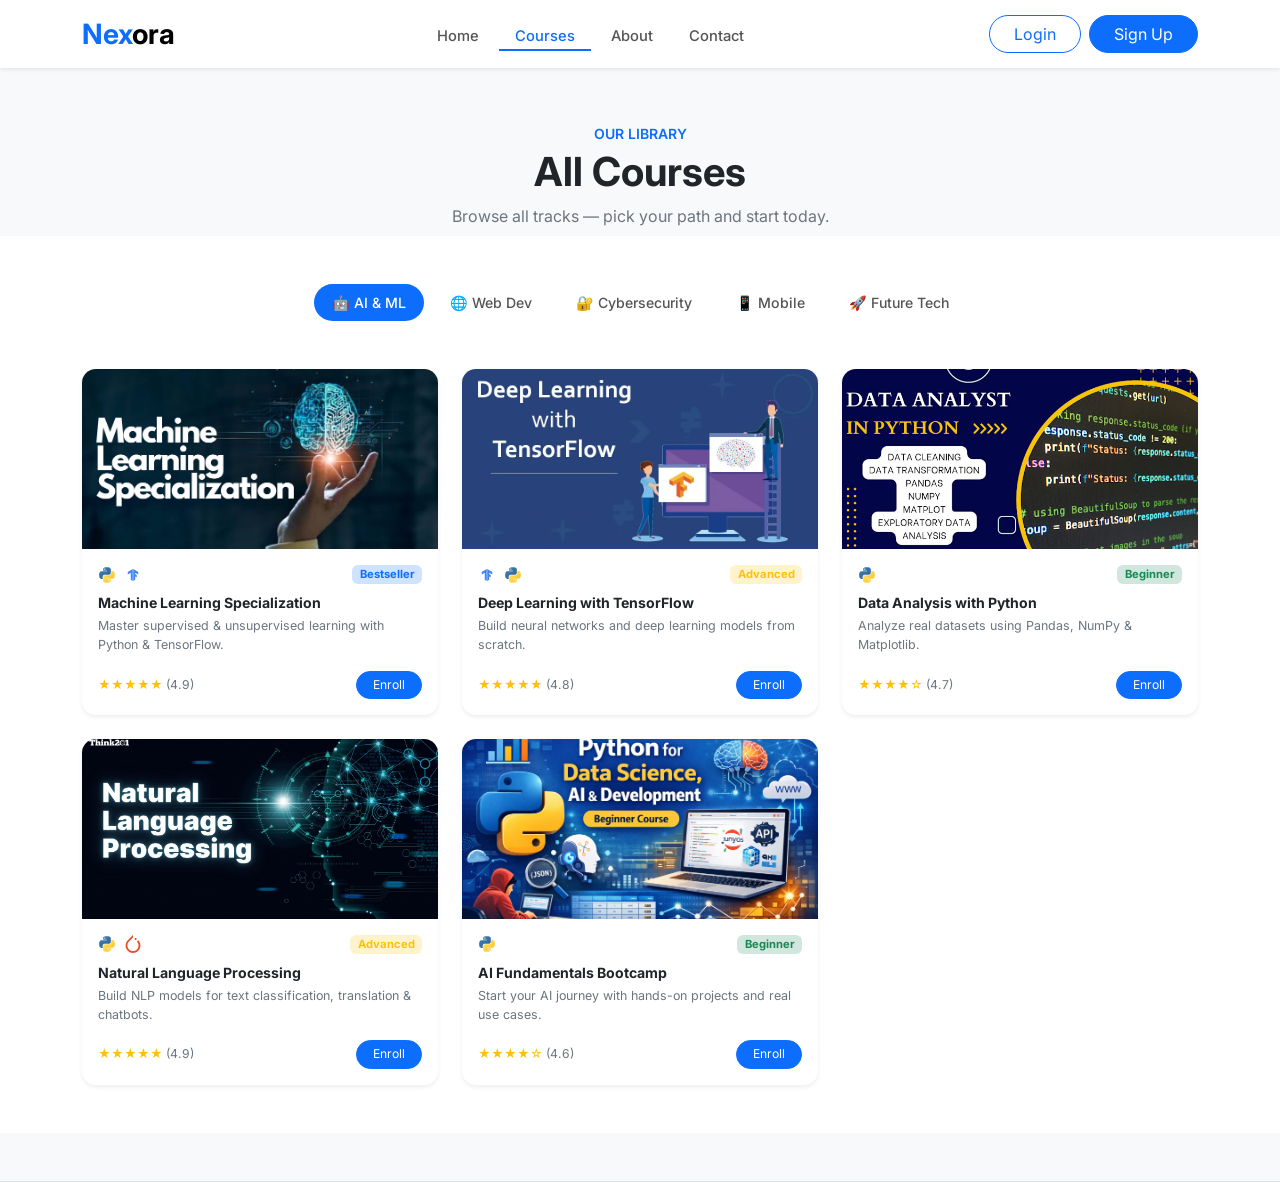
<file: courses.html>
<!DOCTYPE html>
<html lang="en">
<head>
  <meta charset="UTF-8">
  <meta name="viewport" content="width=device-width, initial-scale=1.0">
  <title>Courses — Nexora</title>
  <link rel="icon" href="assets/icons/online-learning.png" type="image/png">
  <link rel="stylesheet" href="./assets/css/bootstrap.min.css">
  <link rel="stylesheet" href="./assets/css/style.css">
</head>

<body>

  <nav class="navbar navbar-expand-lg bg-white fixed-top shadow-sm">
    <div class="container">
      <a class="navbar-brand fw-bold fs-3" href="./index.html"><span class="text-primary">Nex</span>ora</a>
      <button class="navbar-toggler border-0" type="button" data-bs-toggle="collapse" data-bs-target="#nav"
        aria-controls="nav" aria-expanded="false" aria-label="Toggle navigation">
        <span class="navbar-toggler-icon"></span>
      </button>
      <div class="collapse navbar-collapse" id="nav">
        <ul class="navbar-nav mx-auto gap-lg-1 mb-2 mb-lg-0">
          <li class="nav-item"><a class="nav-link px-3" href="./index.html">Home</a></li>
          <li class="nav-item"><a class="nav-link px-3 active" href="./courses.html" aria-current="page">Courses</a>
          </li>
          <li class="nav-item"><a class="nav-link px-3" href="./about.html">About</a></li>
          <li class="nav-item"><a class="nav-link px-3" href="./contact.html">Contact</a></li>
        </ul>
        <div class="d-flex gap-2 mt-3 mt-lg-0">
          <a href="./login.html" class="btn btn-outline-primary rounded-pill px-4">Login</a>
          <a href="./register.html" class="btn btn-primary rounded-pill px-4">Sign Up</a>
        </div>
      </div>
    </div>
  </nav>

  <div class="py-5 bg-light border-bottom" style="margin-top: 50px;">
    <div class="container text-center py-2">
      <p class="text-primary fw-semibold small text-uppercase mb-1">Our Library</p>
      <h1 class="fw-bold mb-2">All Courses</h1>
      <p class="text-secondary mb-0">Browse all tracks — pick your path and start today.</p>
    </div>
    </nav>

    <section class="py-5 bg-white">
      <div class="container">

        <ul class="nav nav-pills justify-content-center flex-wrap gap-2 mb-5" id="courseTabs" role="tablist">
          <li class="nav-item" role="presentation">
            <button class="nav-link active rounded-pill" id="ai-tab" data-bs-toggle="pill" data-bs-target="#ai"
              type="button" role="tab" aria-controls="ai" aria-selected="true">🤖 AI &amp; ML</button>
          </li>
          <li class="nav-item" role="presentation">
            <button class="nav-link rounded-pill" id="web-tab" data-bs-toggle="pill" data-bs-target="#web" type="button"
              role="tab" aria-controls="web" aria-selected="false">🌐 Web Dev</button>
          </li>
          <li class="nav-item" role="presentation">
            <button class="nav-link rounded-pill" id="cyber-tab" data-bs-toggle="pill" data-bs-target="#cyber"
              type="button" role="tab" aria-controls="cyber" aria-selected="false">🔐 Cybersecurity</button>
          </li>
          <li class="nav-item" role="presentation">
            <button class="nav-link rounded-pill" id="mobile-tab" data-bs-toggle="pill" data-bs-target="#mobile"
              type="button" role="tab" aria-controls="mobile" aria-selected="false">📱 Mobile</button>
          </li>
          <li class="nav-item" role="presentation">
            <button class="nav-link rounded-pill" id="future-tab" data-bs-toggle="pill" data-bs-target="#future"
              type="button" role="tab" aria-controls="future" aria-selected="false">🚀 Future Tech</button>
          </li>
        </ul>

        <div class="tab-content" id="courseTabsContent">

          <div class="tab-pane fade show active" id="ai" role="tabpanel" aria-labelledby="ai-tab">
            <div class="row g-4">
              <div class="col-md-6 col-lg-4">
                <div class="card course-card h-100 border-0 shadow-sm">
                  <img src="assets/images/courses/AI  Machine Learning Lab/Machine-Learning-Specialization.jpg"
                    class="course-thumb" alt="Machine Learning">
                  <div class="card-body p-3">
                    <div class="d-flex align-items-center gap-2 mb-2">
                      <img src="assets/images/logos/python-svgrepo-com.svg" width="18" alt="Python">
                      <img src="assets/images/logos/tensorflow-enterprise-svgrepo-com.svg" width="18" alt="TensorFlow">
                      <span class="badge bg-primary-subtle text-primary ms-auto"
                        style="font-size:.7rem;">Bestseller</span>
                    </div>
                    <p class="fw-bold mb-1" style="font-size:.88rem;">Machine Learning Specialization</p>
                    <p class="text-secondary mb-3" style="font-size:.78rem;">Master supervised &amp; unsupervised
                      learning with Python &amp; TensorFlow.</p>
                    <div class="d-flex align-items-center justify-content-between">
                      <span class="text-warning" style="font-size:.76rem;">★★★★★ <span
                          class="text-secondary">(4.9)</span></span>
                      <a href="./register.html" class="btn btn-primary btn-sm rounded-pill px-3"
                        style="font-size:.76rem;">Enroll</a>
                    </div>
                  </div>
                </div>
              </div>
              <div class="col-md-6 col-lg-4">
                <div class="card course-card h-100 border-0 shadow-sm">
                  <img src="assets/images/courses/AI  Machine Learning Lab/Deep-Learning-with-TensorFlow.jpg"
                    class="course-thumb" alt="Deep Learning">
                  <div class="card-body p-3">
                    <div class="d-flex align-items-center gap-2 mb-2">
                      <img src="assets/images/logos/tensorflow-enterprise-svgrepo-com.svg" width="18" alt="TensorFlow">
                      <img src="assets/images/logos/python-svgrepo-com.svg" width="18" alt="Python">
                      <span class="badge bg-warning-subtle text-warning ms-auto"
                        style="font-size:.7rem;">Advanced</span>
                    </div>
                    <p class="fw-bold mb-1" style="font-size:.88rem;">Deep Learning with TensorFlow</p>
                    <p class="text-secondary mb-3" style="font-size:.78rem;">Build neural networks and deep learning
                      models from scratch.</p>
                    <div class="d-flex align-items-center justify-content-between">
                      <span class="text-warning" style="font-size:.76rem;">★★★★★ <span
                          class="text-secondary">(4.8)</span></span>
                      <a href="./register.html" class="btn btn-primary btn-sm rounded-pill px-3"
                        style="font-size:.76rem;">Enroll</a>
                    </div>
                  </div>
                </div>
              </div>
              <div class="col-md-6 col-lg-4">
                <div class="card course-card h-100 border-0 shadow-sm">
                  <img src="assets/images/courses/AI  Machine Learning Lab/do-data-analysis-in-python.jpg"
                    class="course-thumb" alt="Data Analysis">
                  <div class="card-body p-3">
                    <div class="d-flex align-items-center gap-2 mb-2">
                      <img src="assets/images/logos/python-svgrepo-com.svg" width="18" alt="Python">
                      <span class="badge bg-success-subtle text-success ms-auto"
                        style="font-size:.7rem;">Beginner</span>
                    </div>
                    <p class="fw-bold mb-1" style="font-size:.88rem;">Data Analysis with Python</p>
                    <p class="text-secondary mb-3" style="font-size:.78rem;">Analyze real datasets using Pandas, NumPy
                      &amp; Matplotlib.</p>
                    <div class="d-flex align-items-center justify-content-between">
                      <span class="text-warning" style="font-size:.76rem;">★★★★☆ <span
                          class="text-secondary">(4.7)</span></span>
                      <a href="./register.html" class="btn btn-primary btn-sm rounded-pill px-3"
                        style="font-size:.76rem;">Enroll</a>
                    </div>
                  </div>
                </div>
              </div>
              <div class="col-md-6 col-lg-4">
                <div class="card course-card h-100 border-0 shadow-sm">
                  <img src="assets/images/courses/AI  Machine Learning Lab/natural-language-processing.jpg"
                    class="course-thumb" alt="NLP">
                  <div class="card-body p-3">
                    <div class="d-flex align-items-center gap-2 mb-2">
                      <img src="assets/images/logos/python-svgrepo-com.svg" width="18" alt="Python">
                      <img src="assets/images/logos/pytorch-svgrepo-com.svg" width="18" alt="PyTorch">
                      <span class="badge bg-warning-subtle text-warning ms-auto"
                        style="font-size:.7rem;">Advanced</span>
                    </div>
                    <p class="fw-bold mb-1" style="font-size:.88rem;">Natural Language Processing</p>
                    <p class="text-secondary mb-3" style="font-size:.78rem;">Build NLP models for text classification,
                      translation &amp; chatbots.</p>
                    <div class="d-flex align-items-center justify-content-between">
                      <span class="text-warning" style="font-size:.76rem;">★★★★★ <span
                          class="text-secondary">(4.9)</span></span>
                      <a href="./register.html" class="btn btn-primary btn-sm rounded-pill px-3"
                        style="font-size:.76rem;">Enroll</a>
                    </div>
                  </div>
                </div>
              </div>
              <div class="col-md-6 col-lg-4">
                <div class="card course-card h-100 border-0 shadow-sm">
                  <img src="assets/images/courses/AI  Machine Learning Lab/1766601800242.jpg" class="course-thumb"
                    alt="AI Fundamentals">
                  <div class="card-body p-3">
                    <div class="d-flex align-items-center gap-2 mb-2">
                      <img src="assets/images/logos/python-svgrepo-com.svg" width="18" alt="Python">
                      <span class="badge bg-success-subtle text-success ms-auto"
                        style="font-size:.7rem;">Beginner</span>
                    </div>
                    <p class="fw-bold mb-1" style="font-size:.88rem;">AI Fundamentals Bootcamp</p>
                    <p class="text-secondary mb-3" style="font-size:.78rem;">Start your AI journey with hands-on
                      projects and real use cases.</p>
                    <div class="d-flex align-items-center justify-content-between">
                      <span class="text-warning" style="font-size:.76rem;">★★★★☆ <span
                          class="text-secondary">(4.6)</span></span>
                      <a href="./register.html" class="btn btn-primary btn-sm rounded-pill px-3"
                        style="font-size:.76rem;">Enroll</a>
                    </div>
                  </div>
                </div>
              </div>
            </div>
          </div>

          <div class="tab-pane fade" id="web" role="tabpanel" aria-labelledby="web-tab">
            <div class="row g-4">
              <div class="col-md-6 col-lg-4">
                <div class="card course-card h-100 border-0 shadow-sm">
                  <img src="assets/images/courses/Web Development Authority/html5.jpg" class="course-thumb" alt="HTML5">
                  <div class="card-body p-3">
                    <div class="d-flex align-items-center gap-2 mb-2">
                      <img src="assets/images/logos/html-5-svgrepo-com (1).svg" width="18" alt="HTML5">
                      <img src="assets/images/logos/css-3-svgrepo-com.svg" width="18" alt="CSS3">
                      <span class="badge bg-success-subtle text-success ms-auto"
                        style="font-size:.7rem;">Beginner</span>
                    </div>
                    <p class="fw-bold mb-1" style="font-size:.88rem;">HTML5 &amp; CSS3 Mastery</p>
                    <p class="text-secondary mb-3" style="font-size:.78rem;">Build modern responsive websites from the
                      ground up.</p>
                    <div class="d-flex align-items-center justify-content-between">
                      <span class="text-warning" style="font-size:.76rem;">★★★★★ <span
                          class="text-secondary">(4.9)</span></span>
                      <a href="register.html" class="btn btn-primary btn-sm rounded-pill px-3"
                        style="font-size:.76rem;">Enroll</a>
                    </div>
                  </div>
                </div>
              </div>
              <div class="col-md-6 col-lg-4">
                <div class="card course-card h-100 border-0 shadow-sm">
                  <img src="assets/images/courses/Web Development Authority/Course_Thumbnail_-_CSS_Bootcamp.jpg"
                    class="course-thumb" alt="CSS Bootcamp">
                  <div class="card-body p-3">
                    <div class="d-flex align-items-center gap-2 mb-2">
                      <img src="assets/images/logos/css-3-svgrepo-com.svg" width="18" alt="CSS3">
                      <img src="assets/images/logos/tailwindcss-icon-svgrepo-com.svg" width="18" alt="Tailwind CSS">
                      <span class="badge bg-primary-subtle text-primary ms-auto"
                        style="font-size:.7rem;">Bestseller</span>
                    </div>
                    <p class="fw-bold mb-1" style="font-size:.88rem;">CSS Bootcamp — Zero to Hero</p>
                    <p class="text-secondary mb-3" style="font-size:.78rem;">Master Flexbox, Grid, animations &amp;
                      Tailwind CSS.</p>
                    <div class="d-flex align-items-center justify-content-between">
                      <span class="text-warning" style="font-size:.76rem;">★★★★★ <span
                          class="text-secondary">(4.8)</span></span>
                      <a href="register.html" class="btn btn-primary btn-sm rounded-pill px-3"
                        style="font-size:.76rem;">Enroll</a>
                    </div>
                  </div>
                </div>
              </div>
              <div class="col-md-6 col-lg-4">
                <div class="card course-card h-100 border-0 shadow-sm">
                  <img src="assets/images/courses/Web Development Authority/js-and-frameworks-banner.jpg"
                    class="course-thumb" alt="JavaScript">
                  <div class="card-body p-3">
                    <div class="d-flex align-items-center gap-2 mb-2">
                      <img src="assets/images/logos/javascript-svgrepo-com.svg" width="18" alt="JS">
                      <img src="assets/images/logos/nodejs01-svgrepo-com.svg" width="18" alt="Node.js">
                      <span class="badge bg-warning-subtle text-warning ms-auto"
                        style="font-size:.7rem;">Intermediate</span>
                    </div>
                    <p class="fw-bold mb-1" style="font-size:.88rem;">JavaScript &amp; Frameworks</p>
                    <p class="text-secondary mb-3" style="font-size:.78rem;">From vanilla JS to modern frameworks —
                      complete roadmap.</p>
                    <div class="d-flex align-items-center justify-content-between">
                      <span class="text-warning" style="font-size:.76rem;">★★★★★ <span
                          class="text-secondary">(4.9)</span></span>
                      <a href="register.html" class="btn btn-primary btn-sm rounded-pill px-3"
                        style="font-size:.76rem;">Enroll</a>
                    </div>
                  </div>
                </div>
              </div>
              <div class="col-md-6 col-lg-4">
                <div class="card course-card h-100 border-0 shadow-sm">
                  <img src="assets/images/courses/Web Development Authority/best-react-js-training-institute-1.png"
                    class="course-thumb" alt="React">
                  <div class="card-body p-3">
                    <div class="d-flex align-items-center gap-2 mb-2">
                      <img src="assets/images/logos/react-svgrepo-com.svg" width="18" alt="React">
                      <img src="assets/images/logos/nodejs01-svgrepo-com.svg" width="18" alt="Node.js">
                      <span class="badge bg-primary-subtle text-primary ms-auto"
                        style="font-size:.7rem;">Bestseller</span>
                    </div>
                    <p class="fw-bold mb-1" style="font-size:.88rem;">React.js — Complete Guide</p>
                    <p class="text-secondary mb-3" style="font-size:.78rem;">Build production-ready apps with hooks,
                      Redux &amp; more.</p>
                    <div class="d-flex align-items-center justify-content-between">
                      <span class="text-warning" style="font-size:.76rem;">★★★★★ <span
                          class="text-secondary">(4.9)</span></span>
                      <a href="register.html" class="btn btn-primary btn-sm rounded-pill px-3"
                        style="font-size:.76rem;">Enroll</a>
                    </div>
                  </div>
                </div>
              </div>
              <div class="col-md-6 col-lg-4">
                <div class="card course-card h-100 border-0 shadow-sm">
                  <img
                    src="assets/images/courses/Web Development Authority/Z1_3cpbqstJ98iN__a-complete-guide-to-next-js-.png"
                    class="course-thumb" alt="Next.js">
                  <div class="card-body p-3">
                    <div class="d-flex align-items-center gap-2 mb-2">
                      <img src="assets/images/logos/react-svgrepo-com.svg" width="18" alt="React">
                      <img src="assets/images/logos/nodejs01-svgrepo-com.svg" width="18" alt="Node.js">
                      <span class="badge bg-warning-subtle text-warning ms-auto"
                        style="font-size:.7rem;">Advanced</span>
                    </div>
                    <p class="fw-bold mb-1" style="font-size:.88rem;">Next.js — Complete Guide</p>
                    <p class="text-secondary mb-3" style="font-size:.78rem;">SSR, routing &amp; full-stack with Next.js
                      14.</p>
                    <div class="d-flex align-items-center justify-content-between">
                      <span class="text-warning" style="font-size:.76rem;">★★★★☆ <span
                          class="text-secondary">(4.7)</span></span>
                      <a href="register.html" class="btn btn-primary btn-sm rounded-pill px-3"
                        style="font-size:.76rem;">Enroll</a>
                    </div>
                  </div>
                </div>
              </div>
              <div class="col-md-6 col-lg-4">
                <div class="card course-card h-100 border-0 shadow-sm">
                  <img src="assets/images/courses/Web Development Authority/react-js.png" class="course-thumb"
                    alt="React Tailwind">
                  <div class="card-body p-3">
                    <div class="d-flex align-items-center gap-2 mb-2">
                      <img src="assets/images/logos/react-svgrepo-com.svg" width="18" alt="React">
                      <img src="assets/images/logos/tailwindcss-icon-svgrepo-com.svg" width="18" alt="Tailwind">
                      <span class="badge bg-warning-subtle text-warning ms-auto"
                        style="font-size:.7rem;">Intermediate</span>
                    </div>
                    <p class="fw-bold mb-1" style="font-size:.88rem;">React + Tailwind UI Development</p>
                    <p class="text-secondary mb-3" style="font-size:.78rem;">Craft beautiful UIs with React &amp;
                      Tailwind CSS.</p>
                    <div class="d-flex align-items-center justify-content-between">
                      <span class="text-warning" style="font-size:.76rem;">★★★★★ <span
                          class="text-secondary">(4.8)</span></span>
                      <a href="register.html" class="btn btn-primary btn-sm rounded-pill px-3"
                        style="font-size:.76rem;">Enroll</a>
                    </div>
                  </div>
                </div>
              </div>
            </div>
          </div>

          <div class="tab-pane fade" id="cyber" role="tabpanel" aria-labelledby="cyber-tab">
            <div class="row g-4">
              <div class="col-md-6 col-lg-4">
                <div class="card course-card h-100 border-0 shadow-sm">
                  <img src="assets/images/courses/Cybersecurity Shield/Certified-Ethical-Hacker-CEH.jpg"
                    class="course-thumb" alt="CEH">
                  <div class="card-body p-3">
                    <div class="d-flex align-items-center gap-2 mb-2">
                      <img src="assets/images/logos/kalilinux-svgrepo-com.svg" width="18" alt="Kali Linux">
                      <span class="badge bg-danger-subtle text-danger ms-auto"
                        style="font-size:.7rem;">Professional</span>
                    </div>
                    <p class="fw-bold mb-1" style="font-size:.88rem;">Certified Ethical Hacker (CEH)</p>
                    <p class="text-secondary mb-3" style="font-size:.78rem;">Learn penetration testing and ethical
                      hacking from experts.</p>
                    <div class="d-flex align-items-center justify-content-between">
                      <span class="text-warning" style="font-size:.76rem;">★★★★★ <span
                          class="text-secondary">(4.9)</span></span>
                      <a href="register.html" class="btn btn-primary btn-sm rounded-pill px-3"
                        style="font-size:.76rem;">Enroll</a>
                    </div>
                  </div>
                </div>
              </div>
              <div class="col-md-6 col-lg-4">
                <div class="card course-card h-100 border-0 shadow-sm">
                  <img src="assets/images/courses/Cybersecurity Shield/linux-mascot.jpg" class="course-thumb"
                    alt="Linux">
                  <div class="card-body p-3">
                    <div class="d-flex align-items-center gap-2 mb-2">
                      <img src="assets/images/logos/kalilinux-svgrepo-com.svg" width="18" alt="Kali Linux">
                      <img src="assets/images/logos/wireshark-svgrepo-com.svg" width="18" alt="Wireshark">
                      <span class="badge bg-success-subtle text-success ms-auto"
                        style="font-size:.7rem;">Beginner</span>
                    </div>
                    <p class="fw-bold mb-1" style="font-size:.88rem;">Linux for Security Professionals</p>
                    <p class="text-secondary mb-3" style="font-size:.78rem;">Master Linux fundamentals — the backbone of
                      cybersecurity.</p>
                    <div class="d-flex align-items-center justify-content-between">
                      <span class="text-warning" style="font-size:.76rem;">★★★★☆ <span
                          class="text-secondary">(4.7)</span></span>
                      <a href="register.html" class="btn btn-primary btn-sm rounded-pill px-3"
                        style="font-size:.76rem;">Enroll</a>
                    </div>
                  </div>
                </div>
              </div>
              <div class="col-md-6 col-lg-4">
                <div class="card course-card h-100 border-0 shadow-sm">
                  <img src="assets/images/courses/Cybersecurity Shield/1771917463211.jpg" class="course-thumb"
                    alt="Network Security">
                  <div class="card-body p-3">
                    <div class="d-flex align-items-center gap-2 mb-2">
                      <img src="assets/images/logos/wireshark-svgrepo-com.svg" width="18" alt="Wireshark">
                      <span class="badge bg-warning-subtle text-warning ms-auto"
                        style="font-size:.7rem;">Intermediate</span>
                    </div>
                    <p class="fw-bold mb-1" style="font-size:.88rem;">Network Security &amp; Wireshark</p>
                    <p class="text-secondary mb-3" style="font-size:.78rem;">Monitor, analyze, and secure networks
                      effectively.</p>
                    <div class="d-flex align-items-center justify-content-between">
                      <span class="text-warning" style="font-size:.76rem;">★★★★★ <span
                          class="text-secondary">(4.8)</span></span>
                      <a href="register.html" class="btn btn-primary btn-sm rounded-pill px-3"
                        style="font-size:.76rem;">Enroll</a>
                    </div>
                  </div>
                </div>
              </div>
              <div class="col-md-6 col-lg-4">
                <div class="card course-card h-100 border-0 shadow-sm">
                  <img src="assets/images/courses/Cybersecurity Shield/17211265486404.jpg" class="course-thumb"
                    alt="SOC">
                  <div class="card-body p-3">
                    <div class="d-flex align-items-center gap-2 mb-2">
                      <img src="assets/images/logos/kalilinux-svgrepo-com.svg" width="18" alt="Kali Linux">
                      <span class="badge bg-danger-subtle text-danger ms-auto"
                        style="font-size:.7rem;">Professional</span>
                    </div>
                    <p class="fw-bold mb-1" style="font-size:.88rem;">SOC Analyst Bootcamp</p>
                    <p class="text-secondary mb-3" style="font-size:.78rem;">Threat detection, incident response &amp;
                      SIEM tools.</p>
                    <div class="d-flex align-items-center justify-content-between">
                      <span class="text-warning" style="font-size:.76rem;">★★★★★ <span
                          class="text-secondary">(4.9)</span></span>
                      <a href="register.html" class="btn btn-primary btn-sm rounded-pill px-3"
                        style="font-size:.76rem;">Enroll</a>
                    </div>
                  </div>
                </div>
              </div>
            </div>
          </div>

          <div class="tab-pane fade" id="mobile" role="tabpanel" aria-labelledby="mobile-tab">
            <div class="row g-4">
              <div class="col-md-6 col-lg-4">
                <div class="card course-card h-100 border-0 shadow-sm">
                  <img src="assets/images/courses/Mobile App Factory/EITBIZ-BLOG-5.jpg" class="course-thumb"
                    alt="Flutter">
                  <div class="card-body p-3">
                    <div class="d-flex align-items-center gap-2 mb-2">
                      <img src="assets/images/logos/flutter-svgrepo-com.svg" width="18" alt="Flutter">
                      <span class="badge bg-primary-subtle text-primary ms-auto"
                        style="font-size:.7rem;">Bestseller</span>
                    </div>
                    <p class="fw-bold mb-1" style="font-size:.88rem;">Flutter — Cross Platform Apps</p>
                    <p class="text-secondary mb-3" style="font-size:.78rem;">Build iOS &amp; Android apps from one
                      codebase with Flutter.</p>
                    <div class="d-flex align-items-center justify-content-between">
                      <span class="text-warning" style="font-size:.76rem;">★★★★★ <span
                          class="text-secondary">(4.9)</span></span>
                      <a href="register.html" class="btn btn-primary btn-sm rounded-pill px-3"
                        style="font-size:.76rem;">Enroll</a>
                    </div>
                  </div>
                </div>
              </div>
              <div class="col-md-6 col-lg-4">
                <div class="card course-card h-100 border-0 shadow-sm">
                  <img src="assets/images/courses/Mobile App Factory/1_jBkbxVA-OrJTdj2jJeTvgQ.jpg" class="course-thumb"
                    alt="Kotlin">
                  <div class="card-body p-3">
                    <div class="d-flex align-items-center gap-2 mb-2">
                      <img src="assets/images/logos/kotlin-svgrepo-com.svg" width="18" alt="Kotlin">
                      <span class="badge bg-success-subtle text-success ms-auto"
                        style="font-size:.7rem;">Beginner</span>
                    </div>
                    <p class="fw-bold mb-1" style="font-size:.88rem;">Android with Kotlin</p>
                    <p class="text-secondary mb-3" style="font-size:.78rem;">Build Android apps with Kotlin &amp;
                      Jetpack Compose.</p>
                    <div class="d-flex align-items-center justify-content-between">
                      <span class="text-warning" style="font-size:.76rem;">★★★★☆ <span
                          class="text-secondary">(4.7)</span></span>
                      <a href="register.html" class="btn btn-primary btn-sm rounded-pill px-3"
                        style="font-size:.76rem;">Enroll</a>
                    </div>
                  </div>
                </div>
              </div>
              <div class="col-md-6 col-lg-4">
                <div class="card course-card h-100 border-0 shadow-sm">
                  <img src="assets/images/courses/Mobile App Factory/EITBIZ-BLOG-5 (1).jpg" class="course-thumb"
                    alt="React Native">
                  <div class="card-body p-3">
                    <div class="d-flex align-items-center gap-2 mb-2">
                      <img src="assets/images/logos/react-svgrepo-com.svg" width="18" alt="React">
                      <img src="assets/images/logos/javascript-svgrepo-com.svg" width="18" alt="JS">
                      <span class="badge bg-warning-subtle text-warning ms-auto"
                        style="font-size:.7rem;">Intermediate</span>
                    </div>
                    <p class="fw-bold mb-1" style="font-size:.88rem;">React Native Mobile Dev</p>
                    <p class="text-secondary mb-3" style="font-size:.78rem;">Create cross-platform apps with React
                      Native &amp; Expo.</p>
                    <div class="d-flex align-items-center justify-content-between">
                      <span class="text-warning" style="font-size:.76rem;">★★★★★ <span
                          class="text-secondary">(4.8)</span></span>
                      <a href="register.html" class="btn btn-primary btn-sm rounded-pill px-3"
                        style="font-size:.76rem;">Enroll</a>
                    </div>
                  </div>
                </div>
              </div>
              <div class="col-md-6 col-lg-4">
                <div class="card course-card h-100 border-0 shadow-sm">
                  <img src="assets/images/courses/Mobile App Factory/Vision-Framework-in-Swift-for-iOS-Development.jpg"
                    class="course-thumb" alt="iOS Swift">
                  <div class="card-body p-3">
                    <div class="d-flex align-items-center gap-2 mb-2">
                      <span class="badge bg-warning-subtle text-warning ms-auto"
                        style="font-size:.7rem;">Intermediate</span>
                    </div>
                    <p class="fw-bold mb-1" style="font-size:.88rem;">iOS Development with Swift</p>
                    <p class="text-secondary mb-3" style="font-size:.78rem;">Build native iOS apps using Swift and the
                      Vision framework.</p>
                    <div class="d-flex align-items-center justify-content-between">
                      <span class="text-warning" style="font-size:.76rem;">★★★★★ <span
                          class="text-secondary">(4.8)</span></span>
                      <a href="register.html" class="btn btn-primary btn-sm rounded-pill px-3"
                        style="font-size:.76rem;">Enroll</a>
                    </div>
                  </div>
                </div>
              </div>
            </div>
          </div>

          <div class="tab-pane fade" id="future" role="tabpanel" aria-labelledby="future-tab">
            <div class="row g-4">
              <div class="col-md-6 col-lg-4">
                <div class="card course-card h-100 border-0 shadow-sm">
                  <img src="assets/images/courses/Future Tech/prompt_Eng.jpg" class="course-thumb"
                    alt="Prompt Engineering">
                  <div class="card-body p-3">
                    <div class="d-flex align-items-center gap-2 mb-2">
                      <img src="assets/images/logos/python-svgrepo-com.svg" width="18" alt="Python">
                      <span class="badge bg-primary-subtle text-primary ms-auto"
                        style="font-size:.7rem;">Trending</span>
                    </div>
                    <p class="fw-bold mb-1" style="font-size:.88rem;">Prompt Engineering Masterclass</p>
                    <p class="text-secondary mb-3" style="font-size:.78rem;">Master GPT-4, Claude &amp; Gemini prompting
                      for real-world use.</p>
                    <div class="d-flex align-items-center justify-content-between">
                      <span class="text-warning" style="font-size:.76rem;">★★★★★ <span
                          class="text-secondary">(4.9)</span></span>
                      <a href="register.html" class="btn btn-primary btn-sm rounded-pill px-3"
                        style="font-size:.76rem;">Enroll</a>
                    </div>
                  </div>
                </div>
              </div>
              <div class="col-md-6 col-lg-4">
                <div class="card course-card h-100 border-0 shadow-sm">
                  <img src="assets/images/courses/Future Tech/GitHubCopliot.jpg" class="course-thumb"
                    alt="GitHub Copilot">
                  <div class="card-body p-3">
                    <div class="d-flex align-items-center gap-2 mb-2">
                      <img src="assets/images/logos/aws-svgrepo-com.svg" width="18" alt="AWS">
                      <img src="assets/images/logos/docker-svgrepo-com.svg" width="18" alt="Docker">
                      <span class="badge bg-primary-subtle text-primary ms-auto"
                        style="font-size:.7rem;">Trending</span>
                    </div>
                    <p class="fw-bold mb-1" style="font-size:.88rem;">GitHub Copilot for Developers</p>
                    <p class="text-secondary mb-3" style="font-size:.78rem;">Code faster with AI — integrate Copilot
                      into your workflow.</p>
                    <div class="d-flex align-items-center justify-content-between">
                      <span class="text-warning" style="font-size:.76rem;">★★★★★ <span
                          class="text-secondary">(4.8)</span></span>
                      <a href="register.html" class="btn btn-primary btn-sm rounded-pill px-3"
                        style="font-size:.76rem;">Enroll</a>
                    </div>
                  </div>
                </div>
              </div>
            </div>
          </div>

        </div>
      </div>
    </section>

    <script src="assets/js/bootstrap.bundle.min.js"></script>
</body>

</html>
</file>
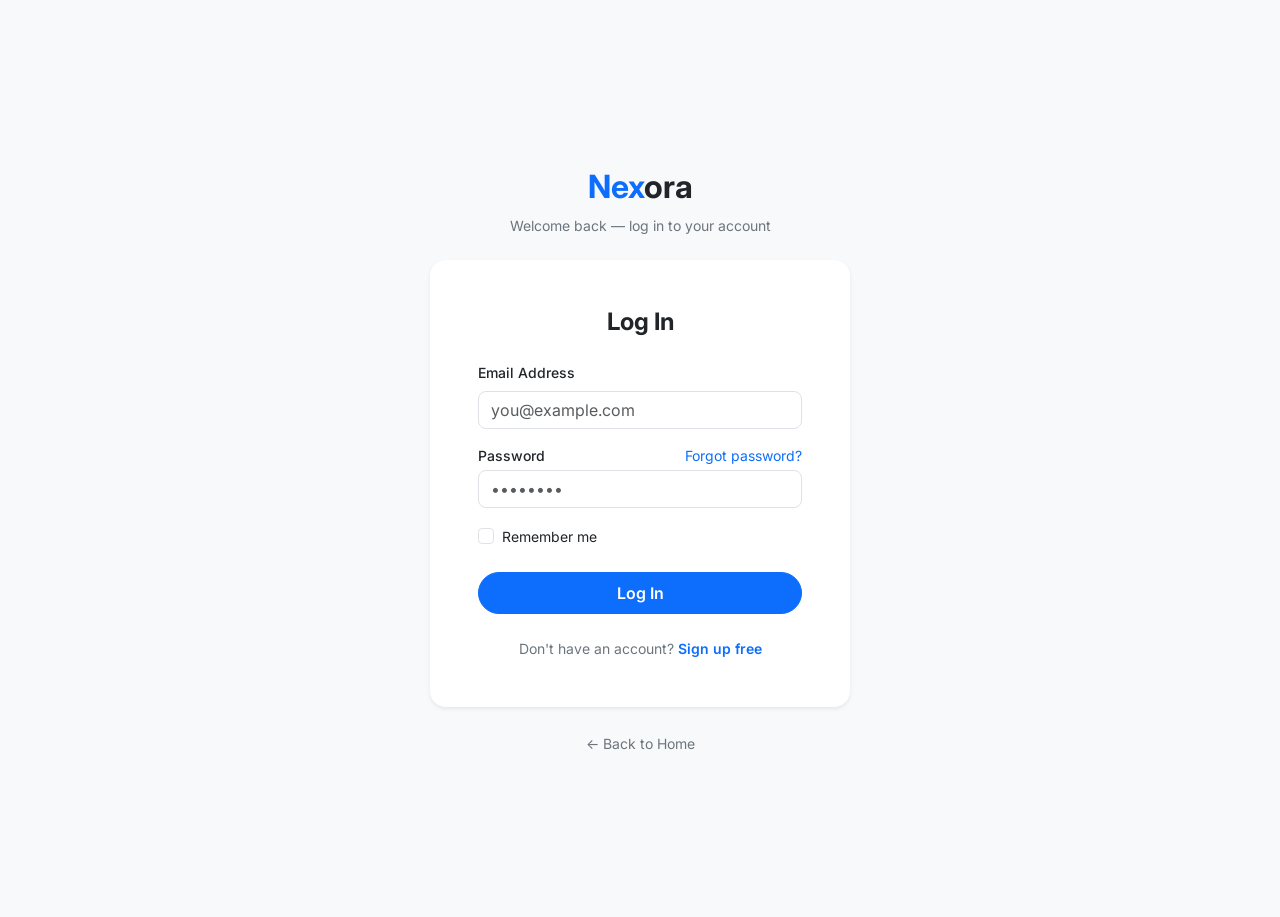
<file: login.html>
<!DOCTYPE html>
<html lang="en">
<head>
  <meta charset="UTF-8">
  <meta name="viewport" content="width=device-width, initial-scale=1.0">
  <title>Login — Nexora</title>
  <link rel="icon" href="assets/icons/online-learning.png" type="image/png">
  <link rel="stylesheet" href="assets/css/bootstrap.min.css">
  <link rel="stylesheet" href="assets/css/style.css">
</head>
<body class="bg-light" style="padding-top:0;">

  <div class="min-vh-100 d-flex align-items-center justify-content-center py-5">
    <div style="width:100%;max-width:420px;">

      <div class="text-center mb-4">
        <a href="index.html" class="text-decoration-none">
          <span class="fw-bold fs-2 text-primary">Nex</span><span class="fw-bold fs-2 text-dark">ora</span>
        </a>
        <p class="text-secondary small mt-1">Welcome back — log in to your account</p>
      </div>

      <div class="card border-0 shadow-sm rounded-4 p-4 p-md-5">
        <h4 class="fw-bold text-center mb-4">Log In</h4>

        <form action="index.html" >
          <div class="mb-3">
            <label class="form-label small fw-medium">Email Address</label>
            <input type="email" class="form-control rounded-3" placeholder="you@example.com" required>
          </div>
          <div class="mb-3">
            <div class="d-flex justify-content-between">
              <label class="form-label small fw-medium mb-0">Password</label>
              <a href="#" class="text-primary small text-decoration-none">Forgot password?</a>
            </div>
            <input type="password" class="form-control rounded-3 mt-1" placeholder="••••••••" required>
          </div>
          <div class="mb-4 form-check">
            <input type="checkbox" class="form-check-input" id="remember">
            <label class="form-check-label small" for="remember">Remember me</label>
          </div>
          <button type="submit" class="btn btn-primary w-100 rounded-pill py-2 fw-semibold">Log In</button>
        </form>

        <p class="text-center text-secondary small mt-4 mb-0">
          Don't have an account?
          <a href="register.html" class="text-primary fw-semibold text-decoration-none">Sign up free</a>
        </p>
      </div>

      <p class="text-center mt-4">
        <a href="index.html" class="text-secondary small text-decoration-none">← Back to Home</a>
      </p>
    </div>
  </div>

  <script src="assets/js/bootstrap.bundle.min.js"></script>
</body>
</html>
</file>
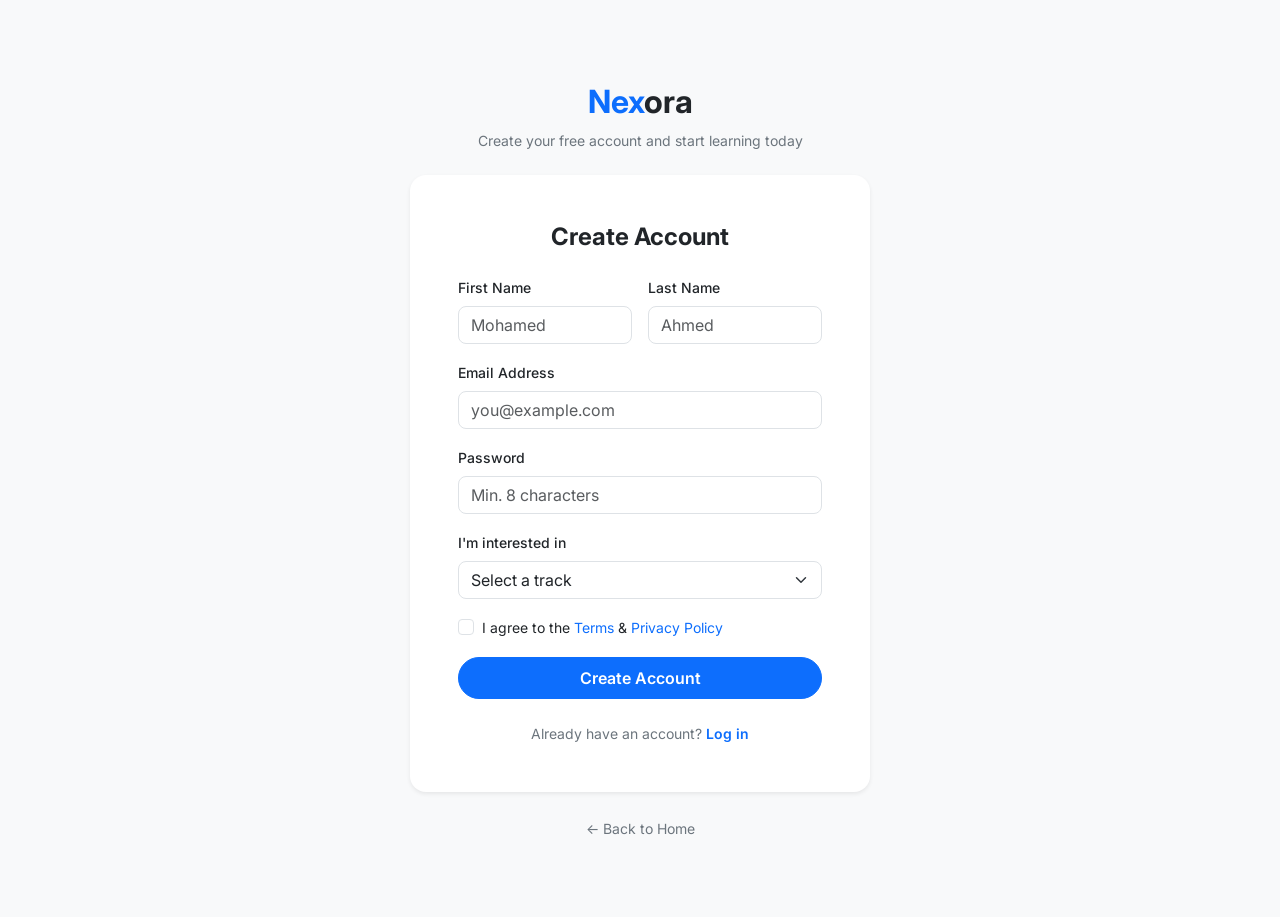
<file: register.html>
<!DOCTYPE html>
<html lang="en">
<head>
  <meta charset="UTF-8">
  <meta name="viewport" content="width=device-width, initial-scale=1.0">
  <title>Sign Up — Nexora</title>
  <link rel="icon" href="assets/icons/online-learning.png" type="image/png">
  <link rel="stylesheet" href="assets/css/bootstrap.min.css">
  <link rel="stylesheet" href="assets/css/style.css">
</head>

<body class="bg-light" style="padding-top:0;">
  <div class="min-vh-100 d-flex align-items-center justify-content-center py-5">
    <div style="width:100%;max-width:460px;">
      <div class="text-center mb-4">
        <a href="index.html" class="text-decoration-none"><span class="fw-bold fs-2 text-primary">Nex</span><span
            class="fw-bold fs-2 text-dark">ora</span></a>
        <p class="text-secondary small mt-1">Create your free account and start learning today</p>
      </div>
      <div class="card border-0 shadow-sm rounded-4 p-4 p-md-5">
        <h4 class="fw-bold text-center mb-4">Create Account</h4>
        <div class="row g-3">
          <div class="col-6"><label class="form-label small fw-medium">First Name</label><input type="text"
              class="form-control rounded-3" placeholder="Mohamed"></div>
          <div class="col-6"><label class="form-label small fw-medium">Last Name</label><input type="text"
              class="form-control rounded-3" placeholder="Ahmed"></div>
          <div class="col-12"><label class="form-label small fw-medium">Email Address</label><input type="email"
              class="form-control rounded-3" placeholder="you@example.com"></div>
          <div class="col-12"><label class="form-label small fw-medium">Password</label><input type="password"
              class="form-control rounded-3" placeholder="Min. 8 characters"></div>
          <div class="col-12"><label class="form-label small fw-medium">I'm interested in</label><select
              class="form-select rounded-3">
              <option disabled selected>Select a track</option>
              <option>AI &amp; Machine Learning</option>
              <option>Web Development</option>
              <option>Cybersecurity</option>
              <option>Mobile Apps</option>
              <option>Future Tech</option>
            </select></div>
          <div class="col-12">
            <div class="form-check"><input type="checkbox" class="form-check-input" id="terms"><label
                class="form-check-label small" for="terms">I agree to the <a href="#"
                  class="text-primary text-decoration-none">Terms</a> &amp; <a href="#"
                  class="text-primary text-decoration-none">Privacy Policy</a></label></div>
          </div>
          <div class="col-12"><button class="btn btn-primary w-100 rounded-pill py-2 fw-semibold">Create
              Account</button></div>
        </div>
        <p class="text-center text-secondary small mt-4 mb-0">Already have an account? <a href="login.html"
            class="text-primary fw-semibold text-decoration-none">Log in</a></p>
      </div>
      <p class="text-center mt-4"><a href="index.html" class="text-secondary small text-decoration-none">← Back to
          Home</a></p>
    </div>
  </div>
  <script src="assets/js/bootstrap.bundle.min.js"></script>
</body>

</html>
</file>
<file: assets/css/style.css>
@import url("https://fonts.googleapis.com/css2?family=Inter:wght@400;500;600;700&display=swap");
body {
  font-family: "Inter", sans-serif;
  padding-top: 17px !important;
    max-width: 100%;
    overflow-x: hidden;
}
html {
scroll-behavior: smooth; 
max-width: 100%;
    overflow-x: hidden;
  }

.nav-link {
  font-weight: 500;
  font-size: 0.92rem;
  color: #555 !important;
  border-bottom: 2px solid transparent;
  transition:
    color 0.2s,
    border-color 0.2s;
  padding-bottom: 2px !important;
}
.nav-link:hover,
.nav-link.active {
  color: #0d6efd !important;
  border-bottom-color: #0d6efd;
}

.nav-pills .nav-link {
  border-bottom: none;
  color: #555 !important;
  font-size: 0.88rem;
  padding: 8px 18px !important;
}
.nav-pills .nav-link.active {
  color: #fff !important;
  border-bottom: none;
}

.hero-section {
  background: linear-gradient(150deg, #f0f6ff, #e8f0fe);
  
}
/* .hero-img {
  width: 100%;
  height: 100%;
  object-fit: contain;
  border-radius: 25px;
  box-shadow: 0 10px 20px rgba(0,0,0,0.2),
              0 25px 60px rgba(13, 110, 253, 0.2);
} */

.trust-badge {
  position: absolute;
  bottom: -16px;
  left: 20px;
  background: #fff;
  border-radius: 12px;
  padding: 10px 16px;
  box-shadow: 0 6px 24px rgba(0, 0, 0, 0.1);
  font-size: 0.8rem;
  white-space: nowrap;
}

.course-card {
  border-radius: 14px;
  overflow: hidden;
  transition:
    transform 0.25s,
    box-shadow 0.25s;
  border: 1px solid #e9ecef;
}
.course-card:hover {
  transform: translateY(-4px);
  box-shadow: 0 14px 36px rgba(0, 0, 0, 0.09) !important;
}
.course-thumb {
  height: 180px;
  object-fit: cover;
  width: 100%;
  display: block;
}

.footer-link {
  color: #9ca3af;
  font-size: 0.85rem;
  display: block;
  margin-bottom: 8px;
  transition: color 0.2s;
  text-decoration: none;
}
.footer-link:hover {
  color: #fff;
}
.social-icon {
  width: 42px;
  height: 42px;
  border-radius: 10px;
  background: rgba(255, 255, 255, 0.07);
  border: 1px solid rgba(255, 255, 255, 0.1);
  display: flex;
  align-items: center;
  justify-content: center;
  transition:
    background 0.2s,
    border-color 0.2s;
}
.social-icon:hover {
  background: rgba(255, 255, 255, 0.14);
  border-color: rgba(255, 255, 255, 0.25);
}
.social-icon img {
  width: 20px;
  height: 20px;
}

@media (max-width: 768px) {
  .hero-img {
    height: 260px;
  }
  .trust-badge {
    left: 50%;
    transform: translateX(-50%);
  }
}
</file>
